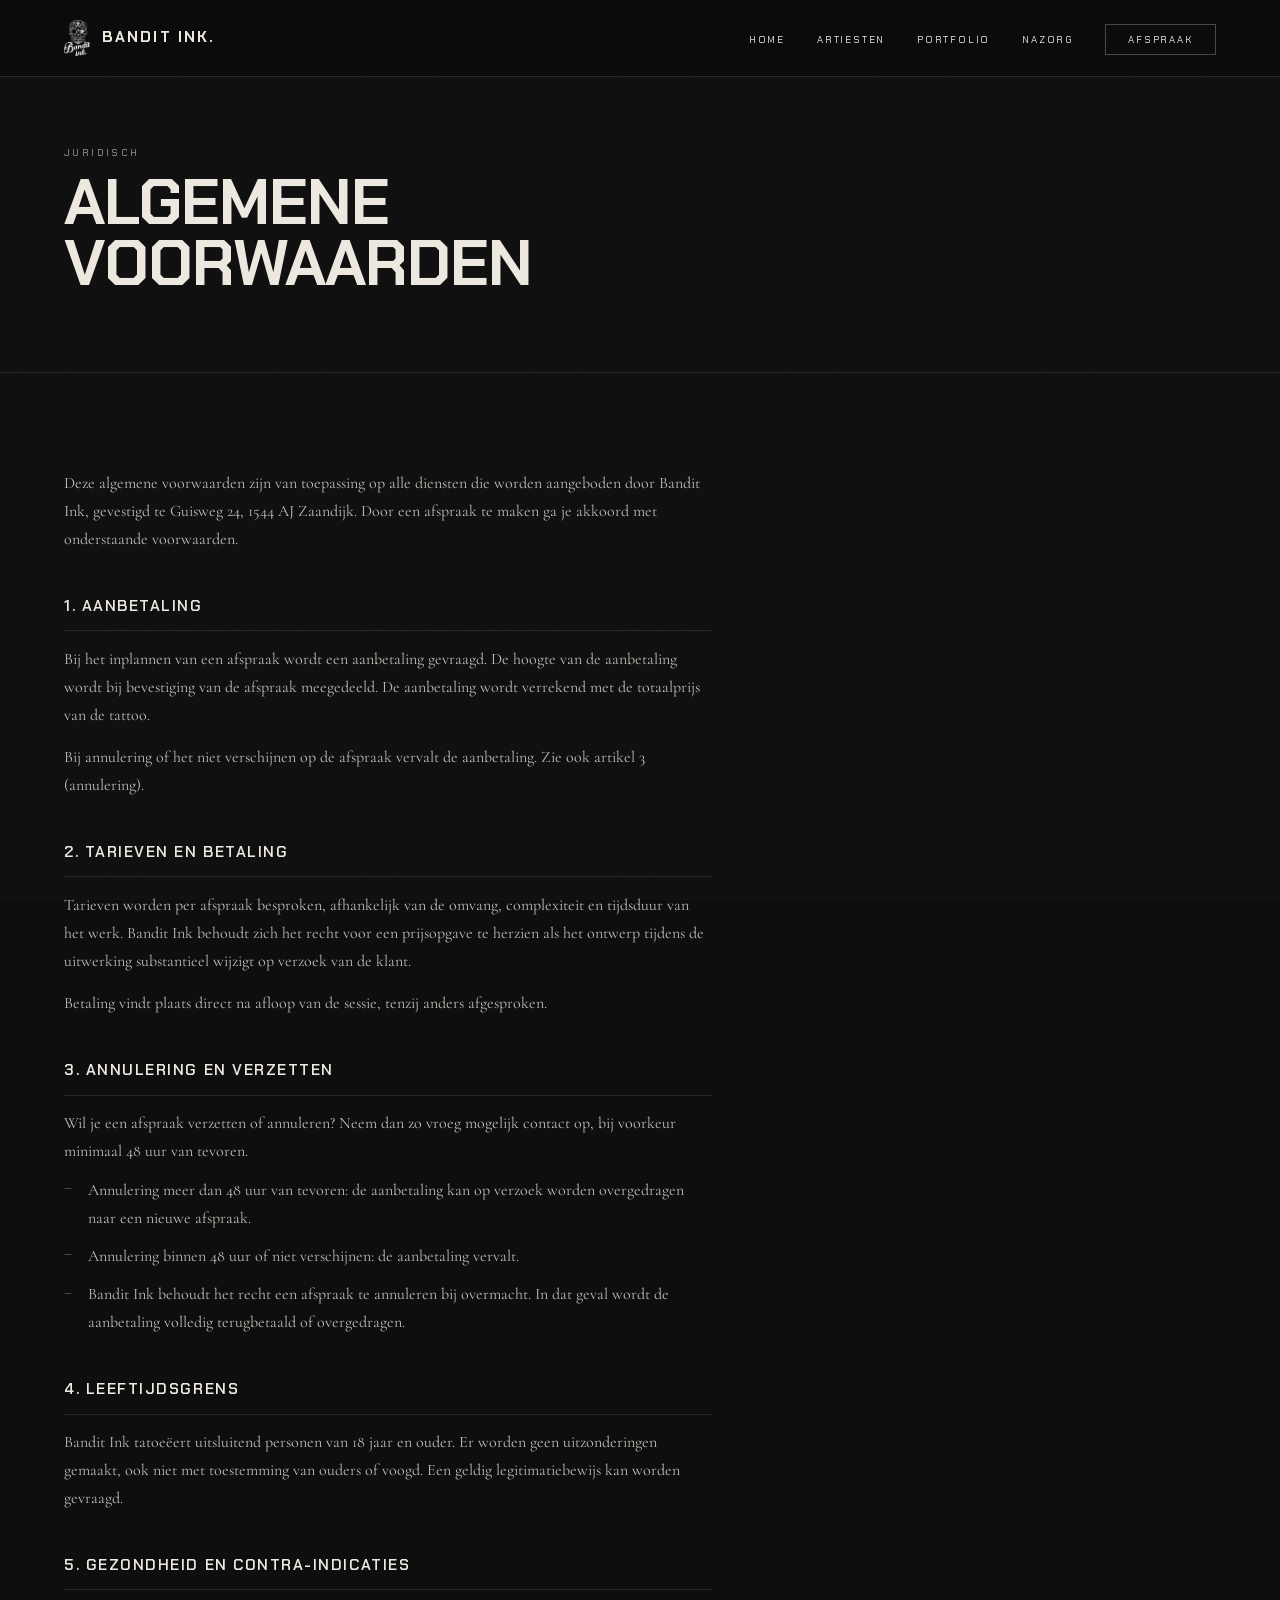
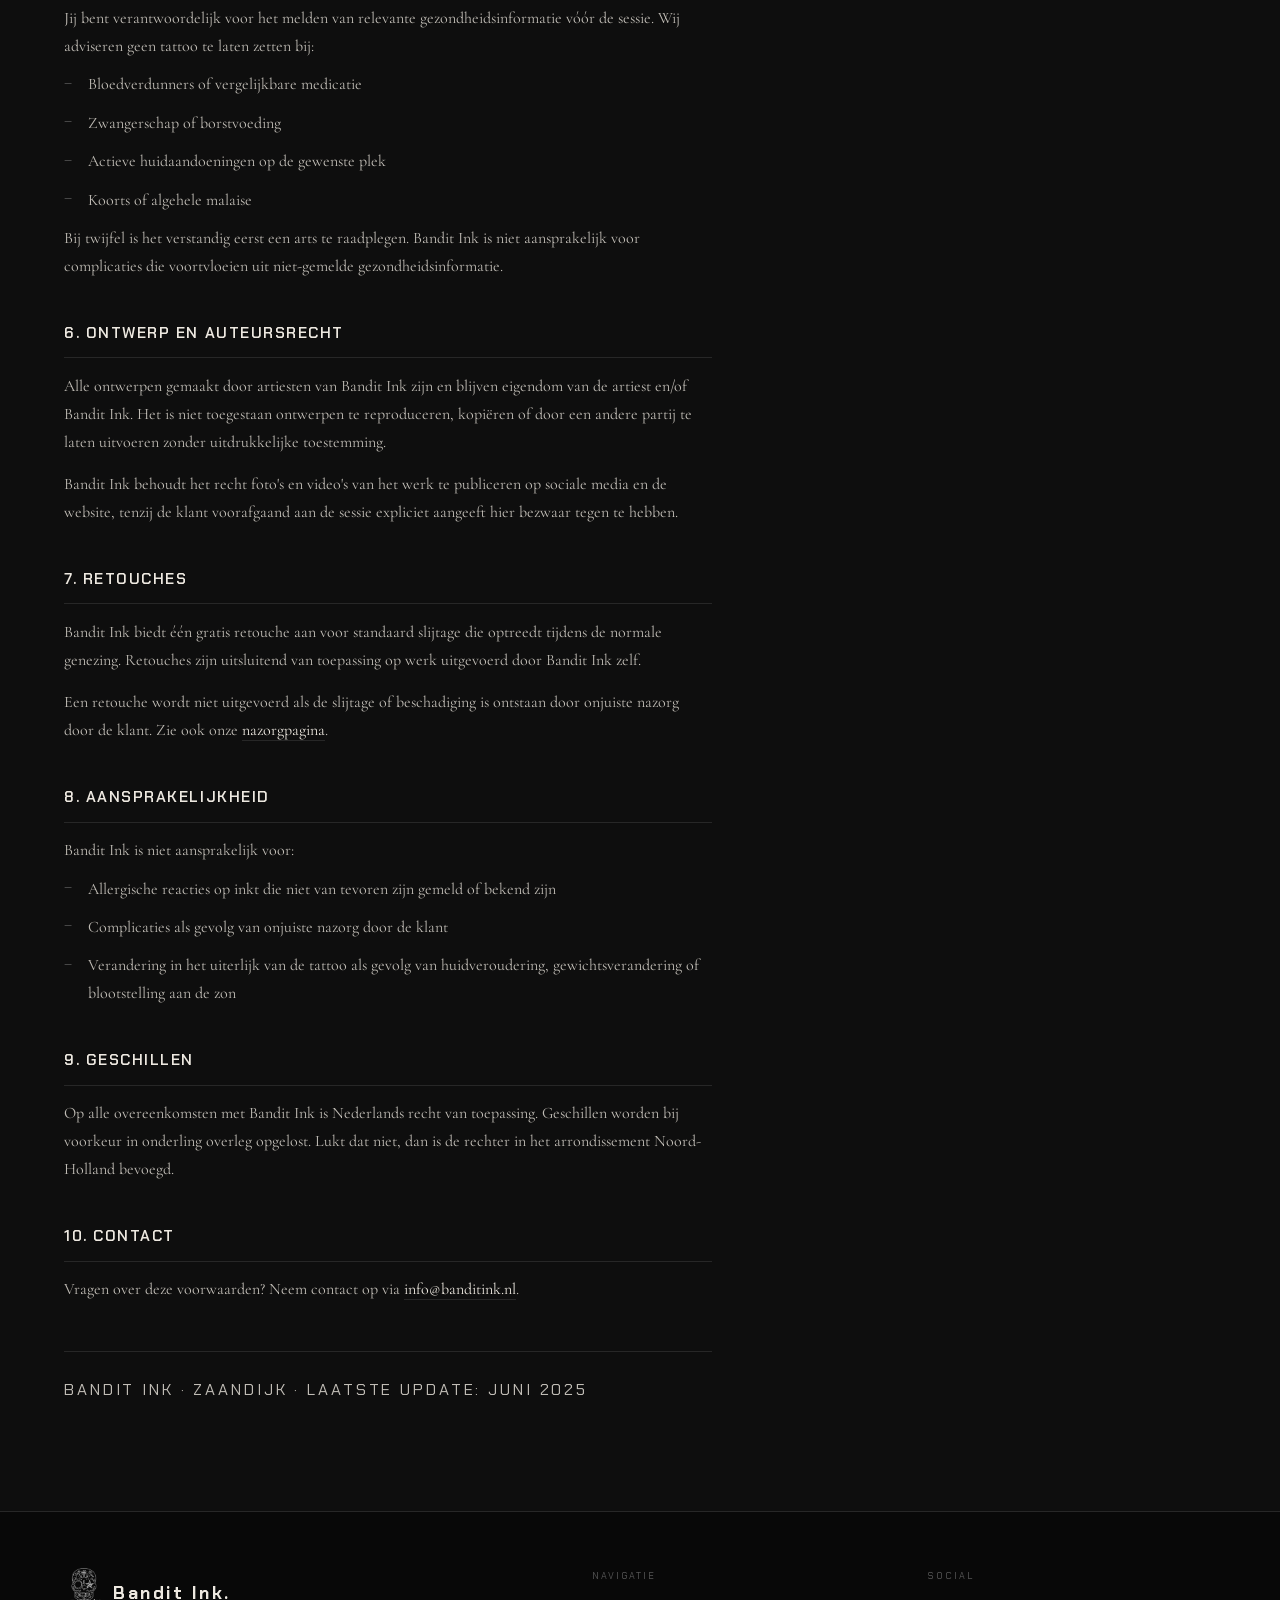
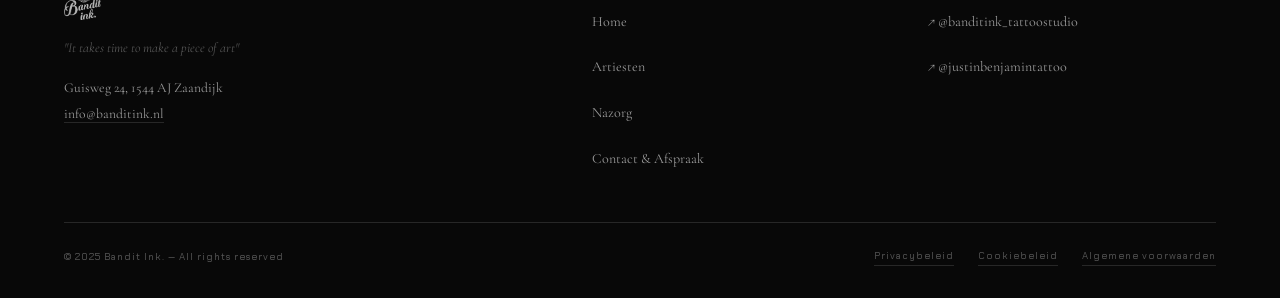
<file: algemene-voorwaarden.html>
<!DOCTYPE html>
<html lang="nl">
<head>
  <meta charset="UTF-8">
  <meta name="viewport" content="width=device-width, initial-scale=1.0">
  <title>Algemene voorwaarden — Bandit Ink</title>
  <meta name="description" content="Algemene voorwaarden van Bandit Ink. Afspraken rondom aanbetaling, annulering, minderjarigen en auteursrecht.">
  <meta name="robots" content="noindex">
  <link rel="icon" type="image/png" href="images/logo-bandit-ink.png">
  <link rel="preconnect" href="https://fonts.googleapis.com">
  <link rel="preconnect" href="https://fonts.gstatic.com" crossorigin>
  <link href="https://fonts.googleapis.com/css2?family=Chakra+Petch:ital,wght@0,300;0,400;0,600;0,700;1,300&family=Cormorant+Garamond:ital,wght@0,300;0,400;0,500;1,300;1,400;1,500&display=swap" rel="stylesheet">
  <link rel="stylesheet" href="style.css">
  <style>
    .page-top {
      padding-top: calc(4.5rem + clamp(4rem, 8vh, 6rem));
      padding-bottom: clamp(3rem, 6vw, 5rem);
      border-bottom: 1px solid var(--border);
      background: var(--bg);
    }
    .page-top .label { margin-bottom: 0.75rem; }
    .legal-body { background: var(--bg); padding-block: clamp(4rem, 8vw, 6rem); }
    .legal-content { max-width: 72ch; }
    .legal-content h2 {
      font-family: var(--font-d);
      font-size: clamp(0.85rem, 1.2vw, 1rem);
      font-weight: 600;
      letter-spacing: 0.1em;
      text-transform: uppercase;
      color: var(--text);
      margin: 2.5rem 0 0.85rem;
      padding-bottom: 0.65rem;
      border-bottom: 1px solid var(--border);
    }
    .legal-content p,
    .legal-content li {
      font-size: clamp(1rem, 1.1vw, 1.1rem);
      color: rgba(237,232,224,0.8);
      line-height: 1.75;
      margin-bottom: 0.65rem;
    }
    .legal-content ul { padding-left: 0; list-style: none; }
    .legal-content ul li { padding-left: 1.5rem; position: relative; }
    .legal-content ul li::before {
      content: '—';
      position: absolute;
      left: 0;
      font-family: var(--font-d);
      font-size: 0.7rem;
      color: var(--text-dim);
      top: 0.3em;
    }
    .legal-content a {
      color: var(--text);
      border-bottom: 1px solid var(--border);
      transition: border-color 0.2s;
    }
    .legal-content a:hover { border-color: var(--text-muted); }
    .legal-meta {
      margin-top: 3rem;
      padding-top: 1.5rem;
      border-top: 1px solid var(--border);
      font-family: var(--font-d);
      font-size: 0.58rem;
      letter-spacing: 0.18em;
      text-transform: uppercase;
      color: var(--text-dim);
    }
  </style>
</head>
<body>

<!-- ── NAVIGATIE ─────────────────────────────────────────── -->
<nav class="nav solid" id="main-nav" aria-label="Hoofdnavigatie">
  <a href="index.html" class="nav-brand" aria-label="Bandit Ink — homepage">
    <img src="images/logo-bandit-ink.png" alt="" class="nav-logo-img" aria-hidden="true">
    <span class="nav-brand-name">Bandit Ink.</span>
  </a>
  <ul class="nav-links" id="nav-links" role="list">
    <li><a href="index.html">Home</a></li>
    <li><a href="artiesten.html">Artiesten</a></li>
    <li><a href="index.html#werk">Portfolio</a></li>
    <li><a href="nazorg.html">Nazorg</a></li>
    <li><a href="contact.html" class="nav-afspraak">Afspraak</a></li>
  </ul>
  <button class="nav-toggle" id="nav-toggle"
          aria-label="Menu openen" aria-expanded="false" aria-controls="nav-links">
    <span></span><span></span><span></span>
  </button>
</nav>

<!-- ── PAGINA-HEADER ─────────────────────────────────────── -->
<header class="page-top">
  <div class="container">
    <span class="label">Juridisch</span>
    <h1 class="h-lg">Algemene<br>voorwaarden</h1>
  </div>
</header>

<!-- ── INHOUD ────────────────────────────────────────────── -->
<main class="legal-body" aria-label="Algemene voorwaarden">
  <div class="container">
    <div class="legal-content">

      <p>Deze algemene voorwaarden zijn van toepassing op alle diensten die worden aangeboden door Bandit Ink, gevestigd te Guisweg 24, 1544 AJ Zaandijk. Door een afspraak te maken ga je akkoord met onderstaande voorwaarden.</p>

      <h2>1. Aanbetaling</h2>
      <p>Bij het inplannen van een afspraak wordt een aanbetaling gevraagd. De hoogte van de aanbetaling wordt bij bevestiging van de afspraak meegedeeld. De aanbetaling wordt verrekend met de totaalprijs van de tattoo.</p>
      <p>Bij annulering of het niet verschijnen op de afspraak vervalt de aanbetaling. Zie ook artikel 3 (annulering).</p>

      <h2>2. Tarieven en betaling</h2>
      <p>Tarieven worden per afspraak besproken, afhankelijk van de omvang, complexiteit en tijdsduur van het werk. Bandit Ink behoudt zich het recht voor een prijsopgave te herzien als het ontwerp tijdens de uitwerking substantieel wijzigt op verzoek van de klant.</p>
      <p>Betaling vindt plaats direct na afloop van de sessie, tenzij anders afgesproken.</p>

      <h2>3. Annulering en verzetten</h2>
      <p>Wil je een afspraak verzetten of annuleren? Neem dan zo vroeg mogelijk contact op, bij voorkeur minimaal 48 uur van tevoren.</p>
      <ul>
        <li>Annulering meer dan 48 uur van tevoren: de aanbetaling kan op verzoek worden overgedragen naar een nieuwe afspraak.</li>
        <li>Annulering binnen 48 uur of niet verschijnen: de aanbetaling vervalt.</li>
        <li>Bandit Ink behoudt het recht een afspraak te annuleren bij overmacht. In dat geval wordt de aanbetaling volledig terugbetaald of overgedragen.</li>
      </ul>

      <h2>4. Leeftijdsgrens</h2>
      <p>Bandit Ink tatoeëert uitsluitend personen van 18 jaar en ouder. Er worden geen uitzonderingen gemaakt, ook niet met toestemming van ouders of voogd. Een geldig legitimatiebewijs kan worden gevraagd.</p>

      <h2>5. Gezondheid en contra-indicaties</h2>
      <p>Jij bent verantwoordelijk voor het melden van relevante gezondheidsinformatie vóór de sessie. Wij adviseren geen tattoo te laten zetten bij:</p>
      <ul>
        <li>Bloedverdunners of vergelijkbare medicatie</li>
        <li>Zwangerschap of borstvoeding</li>
        <li>Actieve huidaandoeningen op de gewenste plek</li>
        <li>Koorts of algehele malaise</li>
      </ul>
      <p>Bij twijfel is het verstandig eerst een arts te raadplegen. Bandit Ink is niet aansprakelijk voor complicaties die voortvloeien uit niet-gemelde gezondheidsinformatie.</p>

      <h2>6. Ontwerp en auteursrecht</h2>
      <p>Alle ontwerpen gemaakt door artiesten van Bandit Ink zijn en blijven eigendom van de artiest en/of Bandit Ink. Het is niet toegestaan ontwerpen te reproduceren, kopiëren of door een andere partij te laten uitvoeren zonder uitdrukkelijke toestemming.</p>
      <p>Bandit Ink behoudt het recht foto's en video's van het werk te publiceren op sociale media en de website, tenzij de klant voorafgaand aan de sessie expliciet aangeeft hier bezwaar tegen te hebben.</p>

      <h2>7. Retouches</h2>
      <p>Bandit Ink biedt één gratis retouche aan voor standaard slijtage die optreedt tijdens de normale genezing. Retouches zijn uitsluitend van toepassing op werk uitgevoerd door Bandit Ink zelf.</p>
      <p>Een retouche wordt niet uitgevoerd als de slijtage of beschadiging is ontstaan door onjuiste nazorg door de klant. Zie ook onze <a href="nazorg.html">nazorgpagina</a>.</p>

      <h2>8. Aansprakelijkheid</h2>
      <p>Bandit Ink is niet aansprakelijk voor:</p>
      <ul>
        <li>Allergische reacties op inkt die niet van tevoren zijn gemeld of bekend zijn</li>
        <li>Complicaties als gevolg van onjuiste nazorg door de klant</li>
        <li>Verandering in het uiterlijk van de tattoo als gevolg van huidveroudering, gewichtsverandering of blootstelling aan de zon</li>
      </ul>

      <h2>9. Geschillen</h2>
      <p>Op alle overeenkomsten met Bandit Ink is Nederlands recht van toepassing. Geschillen worden bij voorkeur in onderling overleg opgelost. Lukt dat niet, dan is de rechter in het arrondissement Noord-Holland bevoegd.</p>

      <h2>10. Contact</h2>
      <p>Vragen over deze voorwaarden? Neem contact op via <a href="mailto:info@banditink.nl">info@banditink.nl</a>.</p>

      <p class="legal-meta">Bandit Ink · Zaandijk · Laatste update: juni 2025</p>
    </div>
  </div>
</main>

<!-- ── FOOTER ─────────────────────────────────────────────── -->
<footer aria-label="Footer">
  <div class="container">
    <div class="footer-inner">
      <div class="footer-brand">
        <div class="footer-logo-wrap">
          <img src="images/logo-bandit-ink.png" alt="Bandit Ink logo" class="footer-logo-img">
          <span class="footer-brand-name">Bandit Ink.</span>
        </div>
        <p class="footer-tagline">"It takes time to make a piece of art"</p>
        <address class="footer-addr">
          Guisweg 24, 1544 AJ Zaandijk<br>
          <a href="mailto:info@banditink.nl">info@banditink.nl</a>
        </address>
      </div>
      <nav aria-label="Footer navigatie">
        <p class="footer-col-title">Navigatie</p>
        <ul class="footer-links" role="list">
          <li><a href="index.html">Home</a></li>
          <li><a href="artiesten.html">Artiesten</a></li>
          <li><a href="nazorg.html">Nazorg</a></li>
          <li><a href="contact.html">Contact &amp; Afspraak</a></li>
        </ul>
      </nav>
      <div>
        <p class="footer-col-title">Social</p>
        <ul class="footer-links" role="list">
          <li><a href="https://www.instagram.com/banditink_tattoostudio" target="_blank" rel="noopener noreferrer">↗ @banditink_tattoostudio</a></li>
          <li><a href="https://www.instagram.com/justinbenjamintattoo" target="_blank" rel="noopener noreferrer">↗ @justinbenjamintattoo</a></li>
        </ul>
      </div>
    </div>
    <div class="footer-bottom">
      <p class="footer-copy">© 2025 Bandit Ink. — All rights reserved</p>
      <nav aria-label="Juridische links" style="display:flex;gap:1.5rem;flex-wrap:wrap">
        <a href="privacybeleid.html" class="footer-copy" style="color:var(--text-dim);border-bottom:1px solid var(--border);transition:border-color 0.2s">Privacybeleid</a>
        <a href="cookiebeleid.html" class="footer-copy" style="color:var(--text-dim);border-bottom:1px solid var(--border);transition:border-color 0.2s">Cookiebeleid</a>
        <a href="algemene-voorwaarden.html" class="footer-copy" style="color:var(--text-dim);border-bottom:1px solid var(--border);transition:border-color 0.2s">Algemene voorwaarden</a>
      </nav>
    </div>
  </div>
</footer>

<script>
  const toggle  = document.getElementById('nav-toggle');
  const navList = document.getElementById('nav-links');
  toggle.addEventListener('click', () => {
    const open = navList.classList.toggle('open');
    toggle.setAttribute('aria-expanded', open);
    toggle.setAttribute('aria-label', open ? 'Menu sluiten' : 'Menu openen');
  });
  navList.querySelectorAll('a').forEach(a =>
    a.addEventListener('click', () => {
      navList.classList.remove('open');
      toggle.setAttribute('aria-expanded', 'false');
      toggle.setAttribute('aria-label', 'Menu openen');
    })
  );
</script>
</body>
</html>
</file>
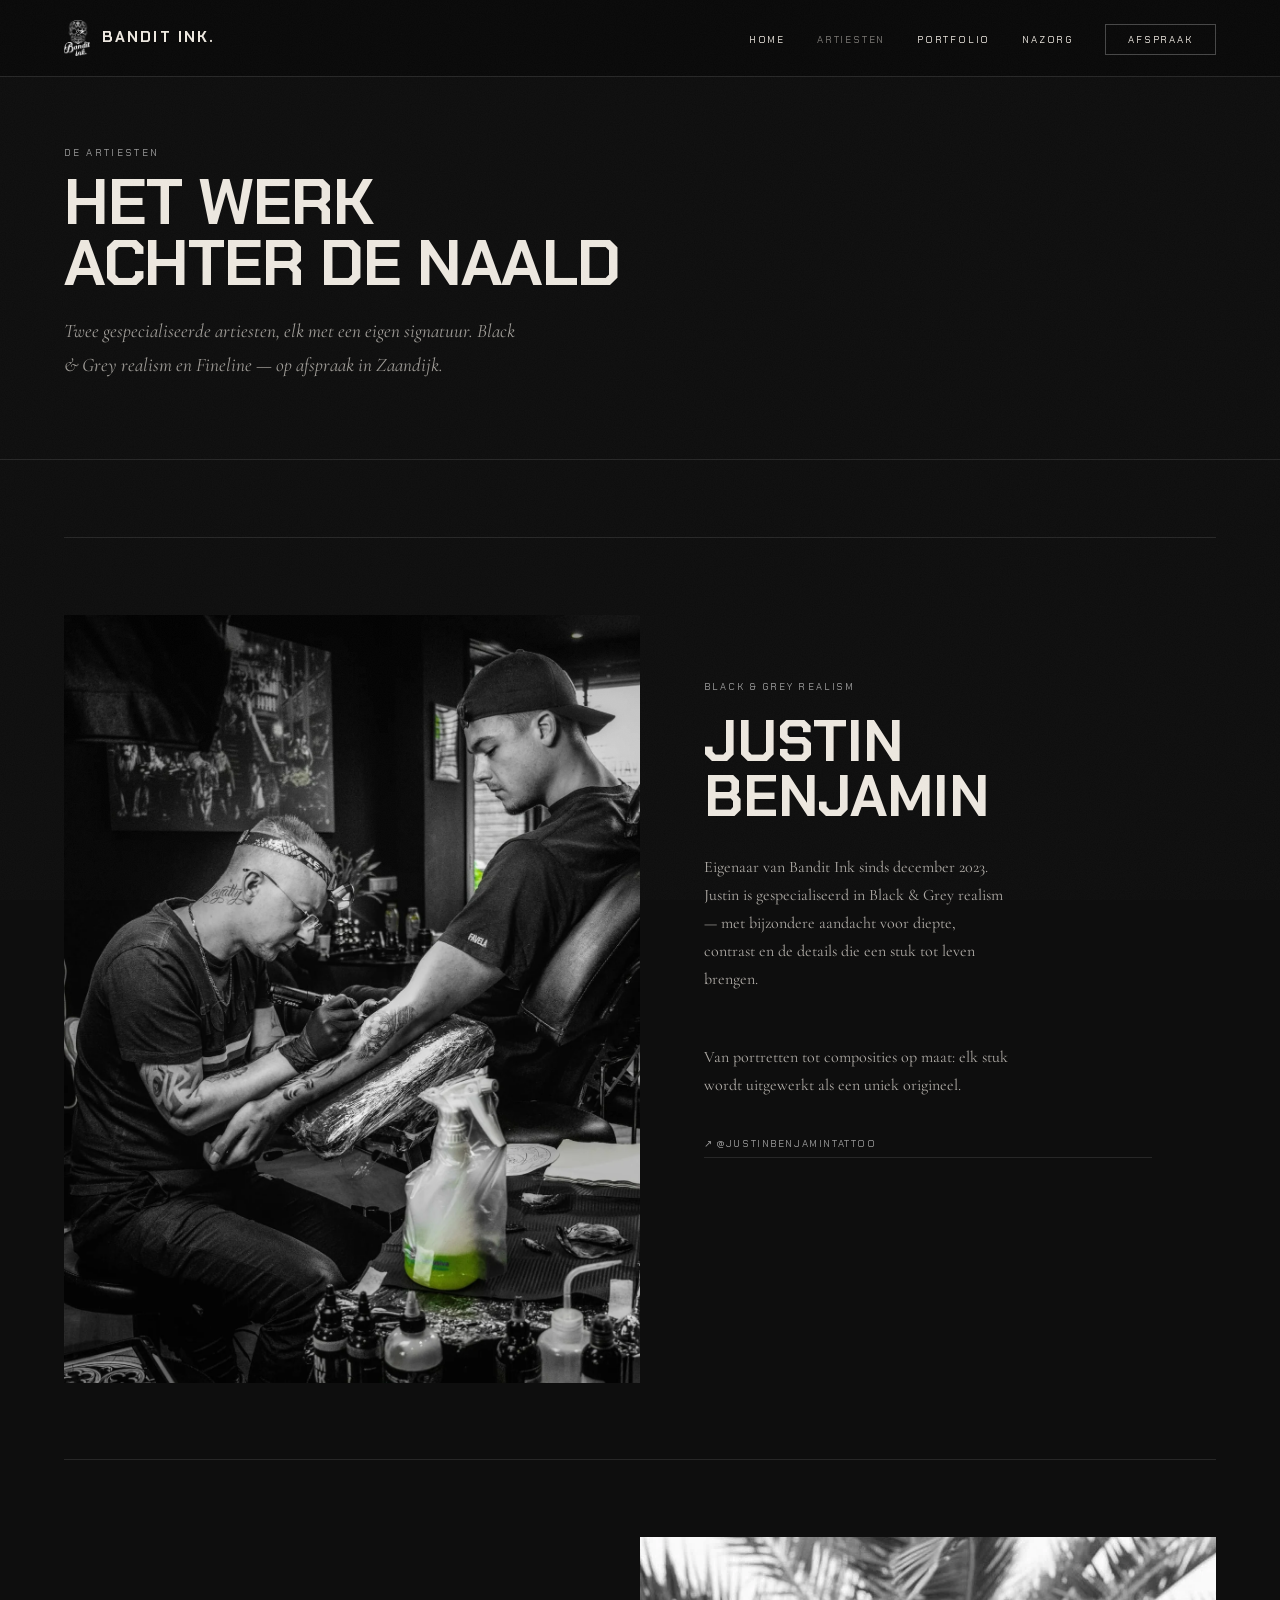
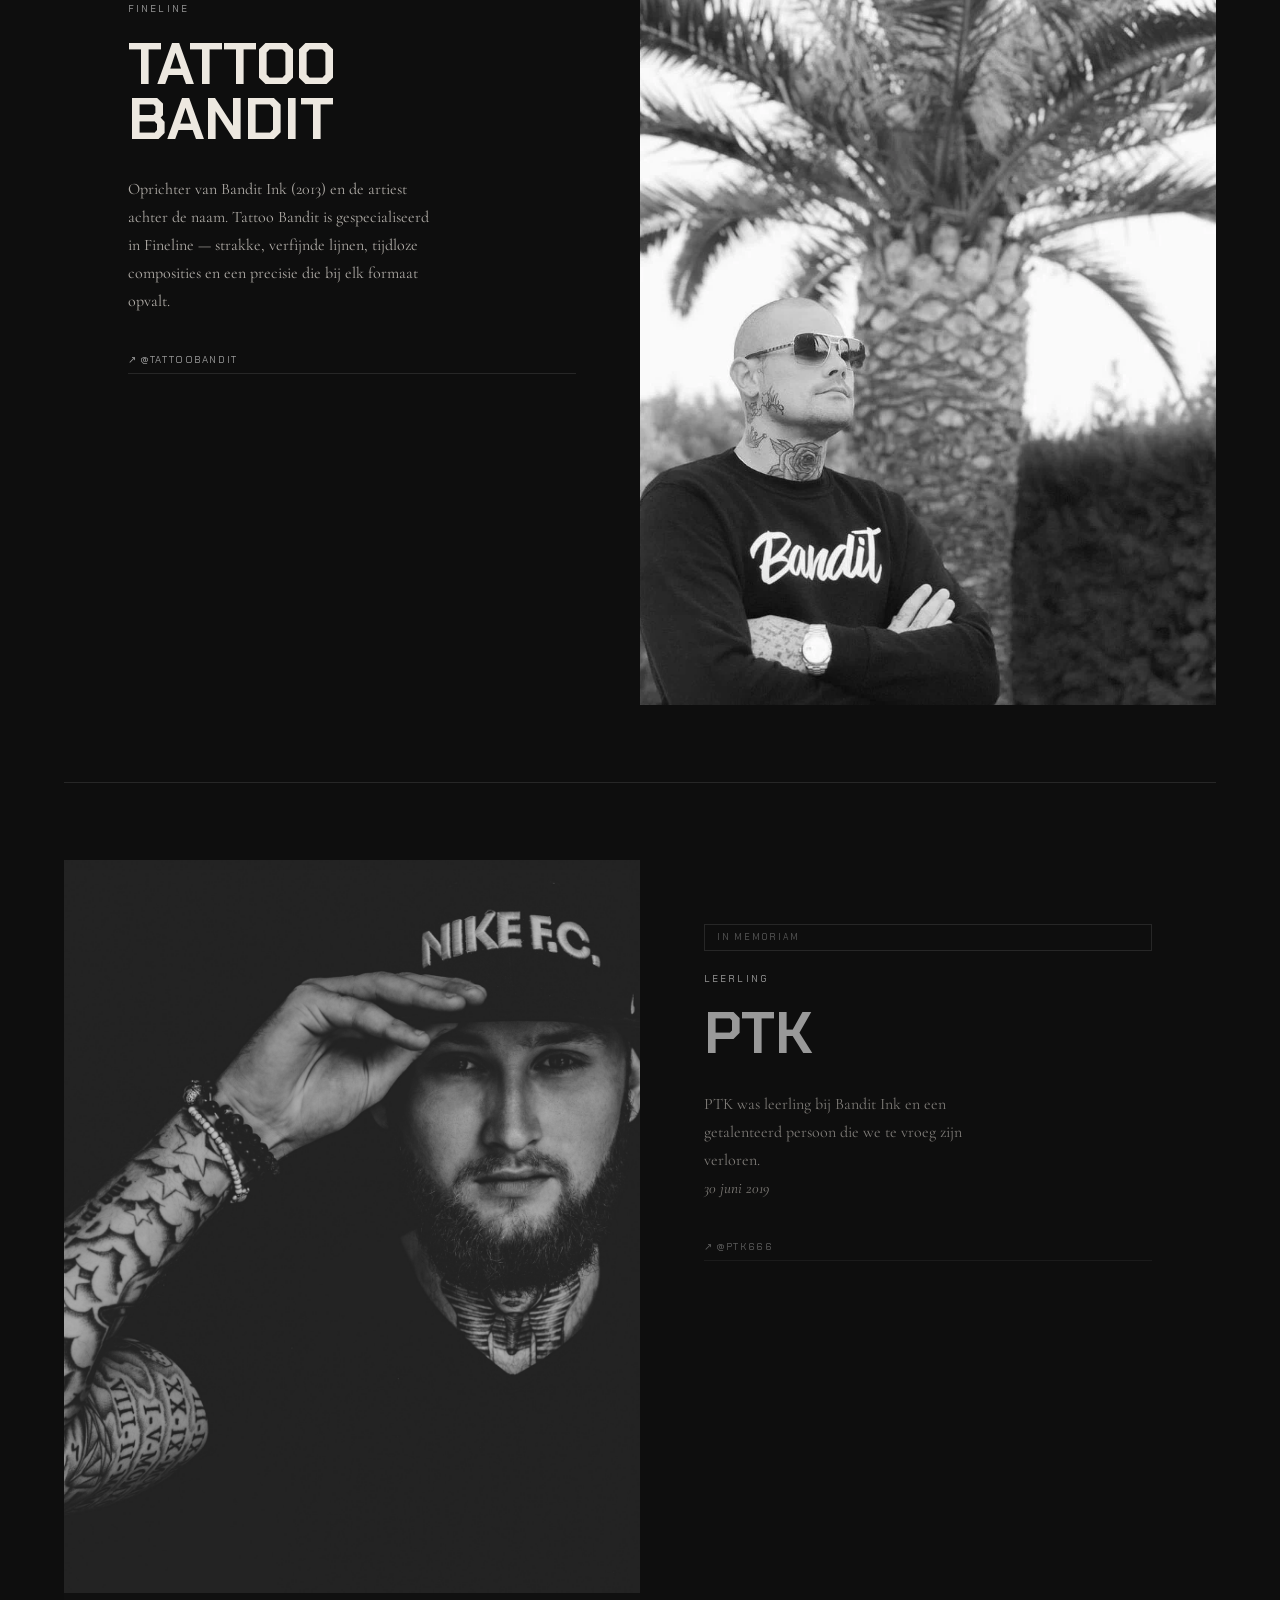
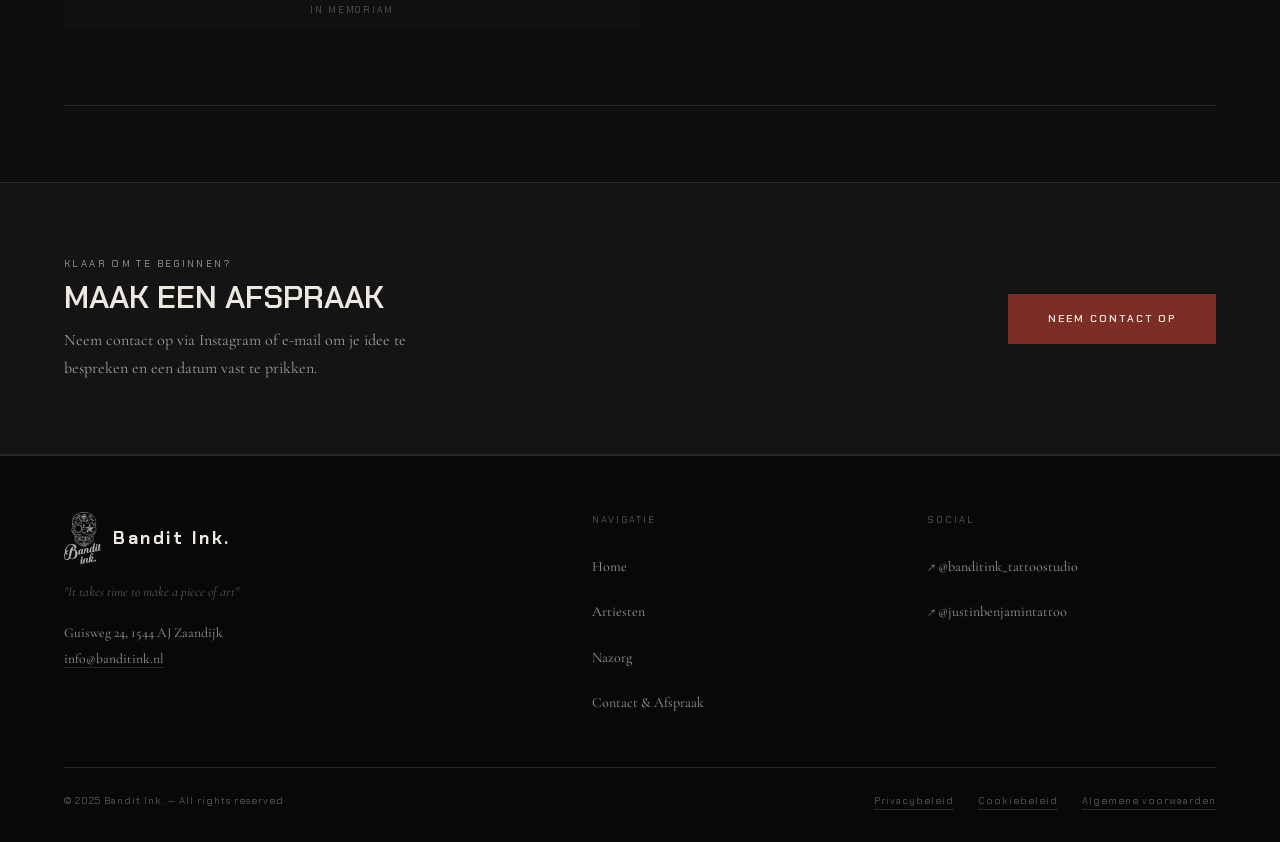
<file: artiesten.html>
<!DOCTYPE html>
<html lang="nl">
<head>
  <meta charset="UTF-8">
  <meta name="viewport" content="width=device-width, initial-scale=1.0">
  <title>Artiesten — Bandit Ink Tattooshop</title>
  <meta name="description" content="Ontmoet de artiesten van Bandit Ink: Justin Benjamin (Black & Grey) en Tattoo Bandit (Fineline). Privé tattooshop in Zaandijk.">
  <meta name="robots" content="noindex, nofollow">
  <link rel="canonical" href="https://www.banditink.nl/artiesten.html">
  <meta property="og:title" content="Artiesten — Bandit Ink Zaandijk">
  <meta property="og:description" content="Justin Benjamin (Black & Grey Realism) en Tattoo Bandit (Fineline) — de artiesten van Bandit Ink in Zaandijk. Vakmanschap op maat, uitsluitend op afspraak.">
  <meta property="og:image" content="https://www.banditink.nl/images/artist-justin.png">
  <meta property="og:image:alt" content="Justin Benjamin, tattoo artiest bij Bandit Ink Zaandijk">
  <meta property="og:url" content="https://www.banditink.nl/artiesten.html">
  <meta property="og:type" content="website">
  <meta property="og:locale" content="nl_NL">
  <meta property="og:site_name" content="Bandit Ink">
  <meta name="twitter:card" content="summary_large_image">
  <meta name="twitter:title" content="Artiesten — Bandit Ink Zaandijk">
  <meta name="twitter:description" content="Justin Benjamin (Black & Grey) en Tattoo Bandit (Fineline). Privé tattooshop in Zaandijk, op afspraak.">
  <meta name="twitter:image" content="https://www.banditink.nl/images/artist-justin.png">
  <meta name="theme-color" content="#0E0E0E">
  <link rel="icon" type="image/png" href="images/logo-bandit-ink.png">
  <link rel="preload" as="image" href="images/artist-justin.png" fetchpriority="high">

  <link rel="preconnect" href="https://fonts.googleapis.com">
  <link rel="preconnect" href="https://fonts.gstatic.com" crossorigin>
  <link href="https://fonts.googleapis.com/css2?family=Chakra+Petch:ital,wght@0,300;0,400;0,600;0,700;1,300&family=Cormorant+Garamond:ital,wght@0,300;0,400;0,500;1,300;1,400;1,500&display=swap" rel="stylesheet">
  <link rel="stylesheet" href="style.css">

  <style>
    /* ── PAGINA-HERO ── */
    .page-top {
      padding-top: calc(4.5rem + clamp(4rem, 8vh, 6rem));
      padding-bottom: clamp(3rem, 6vw, 5rem);
      border-bottom: 1px solid var(--border);
      background: var(--bg);
    }
    .page-top .label { margin-bottom: 0.75rem; }
    .page-top .page-intro {
      margin-top: 1.25rem;
      font-size: clamp(1.05rem, 1.5vw, 1.25rem);
      font-style: italic;
      color: rgba(237,232,224,0.65);
      max-width: 58ch;
    }

    /* ── ARTIESTEN ── */
    #artiesten { background: var(--bg); padding-block: 0; }
    #artiesten .container { padding-block: clamp(3rem, 6vw, 5rem); }

    /* PTK In memoriam — subtiele markering, dezelfde kaartgrootte */
    .artist-card.memoriam .artist-img-wrap { position: relative; }
    .artist-card.memoriam .artist-img-wrap::after {
      content: 'In memoriam';
      position: absolute;
      bottom: 0; left: 0; right: 0;
      padding: 0.6rem 1rem;
      background: rgba(10,10,10,0.75);
      font-family: var(--font-d);
      font-size: 0.55rem;
      letter-spacing: 0.22em;
      text-transform: uppercase;
      color: var(--text-dim);
      text-align: center;
    }

    /* ── CTA STRIP ── */
    .cta-strip {
      background: var(--surface);
      border-top: 1px solid var(--border);
      border-bottom: 1px solid var(--border);
      padding-block: clamp(3rem, 6vw, 4.5rem);
    }
    .cta-strip .container {
      display: flex;
      align-items: center;
      justify-content: space-between;
      gap: 2rem;
      flex-wrap: wrap;
    }
    .cta-strip-text .h-md { margin-top: 0.5rem; }
    .cta-strip-text p { margin-top: 0.75rem; max-width: 50ch; color: rgba(237,232,224,0.65); font-size: 1rem; }
  </style>

  <script type="application/ld+json">
  {
    "@context": "https://schema.org",
    "@graph": [
      {
        "@type": "BreadcrumbList",
        "itemListElement": [
          { "@type": "ListItem", "position": 1, "name": "Home", "item": "https://www.banditink.nl/" },
          { "@type": "ListItem", "position": 2, "name": "Artiesten", "item": "https://www.banditink.nl/artiesten.html" }
        ]
      },
      {
        "@type": "Person",
        "name": "Justin Benjamin",
        "jobTitle": "Tattoo artiest — Black & Grey Realism",
        "worksFor": { "@type": "TattooParlor", "name": "Bandit Ink", "url": "https://www.banditink.nl" },
        "sameAs": "https://www.instagram.com/justinbenjamintattoo"
      },
      {
        "@type": "Person",
        "name": "Tattoo Bandit",
        "jobTitle": "Tattoo artiest — Fineline",
        "worksFor": { "@type": "TattooParlor", "name": "Bandit Ink", "url": "https://www.banditink.nl" },
        "sameAs": "https://www.instagram.com/tattoobandit"
      }
    ]
  }
  </script>
</head>
<body>

<!-- ── NAVIGATIE ─────────────────────────────────────────── -->
<nav class="nav solid" id="main-nav" aria-label="Hoofdnavigatie">
  <a href="index.html" class="nav-brand" aria-label="Bandit Ink — homepage">
    <img src="images/logo-bandit-ink.png" alt="" class="nav-logo-img" aria-hidden="true">
    <span class="nav-brand-name">Bandit Ink.</span>
  </a>
  <ul class="nav-links" id="nav-links" role="list">
    <li><a href="index.html">Home</a></li>
    <li><a href="artiesten.html" aria-current="page">Artiesten</a></li>
    <li><a href="index.html#werk">Portfolio</a></li>
    <li><a href="nazorg.html">Nazorg</a></li>
    <li><a href="contact.html" class="nav-afspraak">Afspraak</a></li>
  </ul>
  <button class="nav-toggle" id="nav-toggle"
          aria-label="Menu openen" aria-expanded="false" aria-controls="nav-links">
    <span></span><span></span><span></span>
  </button>
</nav>

<!-- ── PAGINA-HEADER ─────────────────────────────────────── -->
<header class="page-top">
  <div class="container">
    <span class="label">De artiesten</span>
    <h1 class="h-lg">Het werk<br>achter de naald</h1>
    <p class="page-intro">Twee gespecialiseerde artiesten, elk met een eigen signatuur. Black & Grey realism en Fineline — op afspraak in Zaandijk.</p>
  </div>
</header>

<!-- ── ARTIESTEN ─────────────────────────────────────────── -->
<main id="artiesten" aria-label="Artiestenprofielen">
  <div class="container">

    <!-- ── Justin Benjamin ── -->
    <article class="artist-card reveal" aria-label="Justin Benjamin">
      <div class="artist-img-wrap">
        <img class="artist-img"
             src="images/artist-justin.png"
             alt="Justin Benjamin, eigenaar en Black & Grey artiest bij Bandit Ink"
             loading="eager" width="600" height="800">
      </div>
      <div class="artist-info">
        <p class="artist-stijl">Black &amp; Grey Realism</p>
        <h2 class="artist-naam">Justin<br>Benjamin</h2>
        <p class="artist-bio">Eigenaar van Bandit Ink sinds december 2023. Justin is gespecialiseerd in Black & Grey realism — met bijzondere aandacht voor diepte, contrast en de details die een stuk tot leven brengen.</p>
        <p class="artist-bio">Van portretten tot composities op maat: elk stuk wordt uitgewerkt als een uniek origineel.</p>
        <a href="https://www.instagram.com/justinbenjamintattoo"
           target="_blank" rel="noopener noreferrer"
           class="artist-ig"
           aria-label="Portfolio van Justin Benjamin op Instagram (opent nieuw tabblad)">
          ↗ @justinbenjamintattoo
        </a>
      </div>
    </article>

    <!-- ── Tattoo Bandit ── -->
    <article class="artist-card flip reveal" aria-label="Tattoo Bandit">
      <div class="artist-img-wrap">
        <img class="artist-img"
             src="images/artist-tattoo-bandit.png"
             alt="Tattoo Bandit, oprichter en Fineline artiest bij Bandit Ink"
             loading="lazy" width="600" height="800">
      </div>
      <div class="artist-info">
        <p class="artist-stijl">Fineline</p>
        <h2 class="artist-naam">Tattoo<br>Bandit</h2>
        <p class="artist-bio">Oprichter van Bandit Ink (2013) en de artiest achter de naam. Tattoo Bandit is gespecialiseerd in Fineline — strakke, verfijnde lijnen, tijdloze composities en een precisie die bij elk formaat opvalt.</p>
        <a href="https://www.instagram.com/tattoobandit"
           target="_blank" rel="noopener noreferrer"
           class="artist-ig"
           aria-label="Portfolio van Tattoo Bandit op Instagram (opent nieuw tabblad)">
          ↗ @tattoobandit
        </a>
      </div>
    </article>

    <!-- ── PTK — In memoriam ── -->
    <article class="artist-card memoriam reveal" aria-label="PTK — In memoriam">
      <div class="artist-img-wrap">
        <img class="artist-img memorial"
             src="images/artist-PTK.png"
             alt="Portret van PTK, leerling bij Bandit Ink — in memoriam 30 juni 2019"
             loading="lazy" width="600" height="800">
      </div>
      <div class="artist-info">
        <span class="artist-memoriam-badge">In memoriam</span>
        <p class="artist-stijl">Leerling</p>
        <h2 class="artist-naam dim">PTK</h2>
        <p class="artist-bio" style="color:rgba(237,232,224,0.5)">
          PTK was leerling bij Bandit Ink en een getalenteerd persoon die we te vroeg zijn verloren.<br>
          <span style="font-style:italic; font-size:0.95rem;">30 juni 2019</span>
        </p>
        <a href="https://www.instagram.com/ptk666"
           target="_blank" rel="noopener noreferrer"
           class="artist-ig"
           style="opacity:0.55"
           aria-label="Instagram pagina van PTK (opent nieuw tabblad)">
          ↗ @ptk666
        </a>
      </div>
    </article>

  </div>
</main>

<!-- ── CTA STRIP ─────────────────────────────────────────── -->
<div class="cta-strip" aria-label="Afspraak maken">
  <div class="container">
    <div class="cta-strip-text reveal">
      <span class="label">Klaar om te beginnen?</span>
      <h2 class="h-md">Maak een afspraak</h2>
      <p>Neem contact op via Instagram of e-mail om je idee te bespreken en een datum vast te prikken.</p>
    </div>
    <a href="contact.html" class="btn btn-primary reveal d2">Neem contact op</a>
  </div>
</div>

<!-- ── FOOTER ─────────────────────────────────────────────── -->
<footer aria-label="Footer">
  <div class="container">
    <div class="footer-inner">
      <div class="footer-brand">
        <div class="footer-logo-wrap">
          <img src="images/logo-bandit-ink.png" alt="Bandit Ink logo" class="footer-logo-img">
          <span class="footer-brand-name">Bandit Ink.</span>
        </div>
        <p class="footer-tagline">"It takes time to make a piece of art"</p>
        <address class="footer-addr">
          Guisweg 24, 1544 AJ Zaandijk<br>
          <a href="mailto:info@banditink.nl">info@banditink.nl</a>
        </address>
      </div>
      <nav aria-label="Footer navigatie">
        <p class="footer-col-title">Navigatie</p>
        <ul class="footer-links" role="list">
          <li><a href="index.html">Home</a></li>
          <li><a href="artiesten.html">Artiesten</a></li>
          <li><a href="nazorg.html">Nazorg</a></li>
          <li><a href="contact.html">Contact &amp; Afspraak</a></li>
        </ul>
      </nav>
      <div>
        <p class="footer-col-title">Social</p>
        <ul class="footer-links" role="list">
          <li><a href="https://www.instagram.com/banditink_tattoostudio" target="_blank" rel="noopener noreferrer">↗ @banditink_tattoostudio</a></li>
          <li><a href="https://www.instagram.com/justinbenjamintattoo" target="_blank" rel="noopener noreferrer">↗ @justinbenjamintattoo</a></li>
        </ul>
      </div>
    </div>
    <div class="footer-bottom">
      <p class="footer-copy">© 2025 Bandit Ink. — All rights reserved</p>
      <nav aria-label="Juridische links" style="display:flex;gap:1.5rem;flex-wrap:wrap">
        <a href="privacybeleid.html" class="footer-copy" style="color:var(--text-dim);border-bottom:1px solid var(--border);transition:border-color 0.2s">Privacybeleid</a>
        <a href="cookiebeleid.html" class="footer-copy" style="color:var(--text-dim);border-bottom:1px solid var(--border);transition:border-color 0.2s">Cookiebeleid</a>
        <a href="algemene-voorwaarden.html" class="footer-copy" style="color:var(--text-dim);border-bottom:1px solid var(--border);transition:border-color 0.2s">Algemene voorwaarden</a>
      </nav>
    </div>
  </div>
</footer>

<script>
  /* Hamburger */
  const toggle  = document.getElementById('nav-toggle');
  const navList = document.getElementById('nav-links');
  toggle.addEventListener('click', () => {
    const open = navList.classList.toggle('open');
    toggle.setAttribute('aria-expanded', open);
    toggle.setAttribute('aria-label', open ? 'Menu sluiten' : 'Menu openen');
  });
  navList.querySelectorAll('a').forEach(a =>
    a.addEventListener('click', () => {
      navList.classList.remove('open');
      toggle.setAttribute('aria-expanded', 'false');
      toggle.setAttribute('aria-label', 'Menu openen');
    })
  );

  /* Scroll reveal */
  const obs = new IntersectionObserver((entries) => {
    entries.forEach(e => {
      if (e.isIntersecting) { e.target.classList.add('in'); obs.unobserve(e.target); }
    });
  }, { threshold: 0.08, rootMargin: '0px 0px -30px 0px' });
  document.querySelectorAll('.reveal').forEach(el => obs.observe(el));
</script>
</body>
</html>
</file>
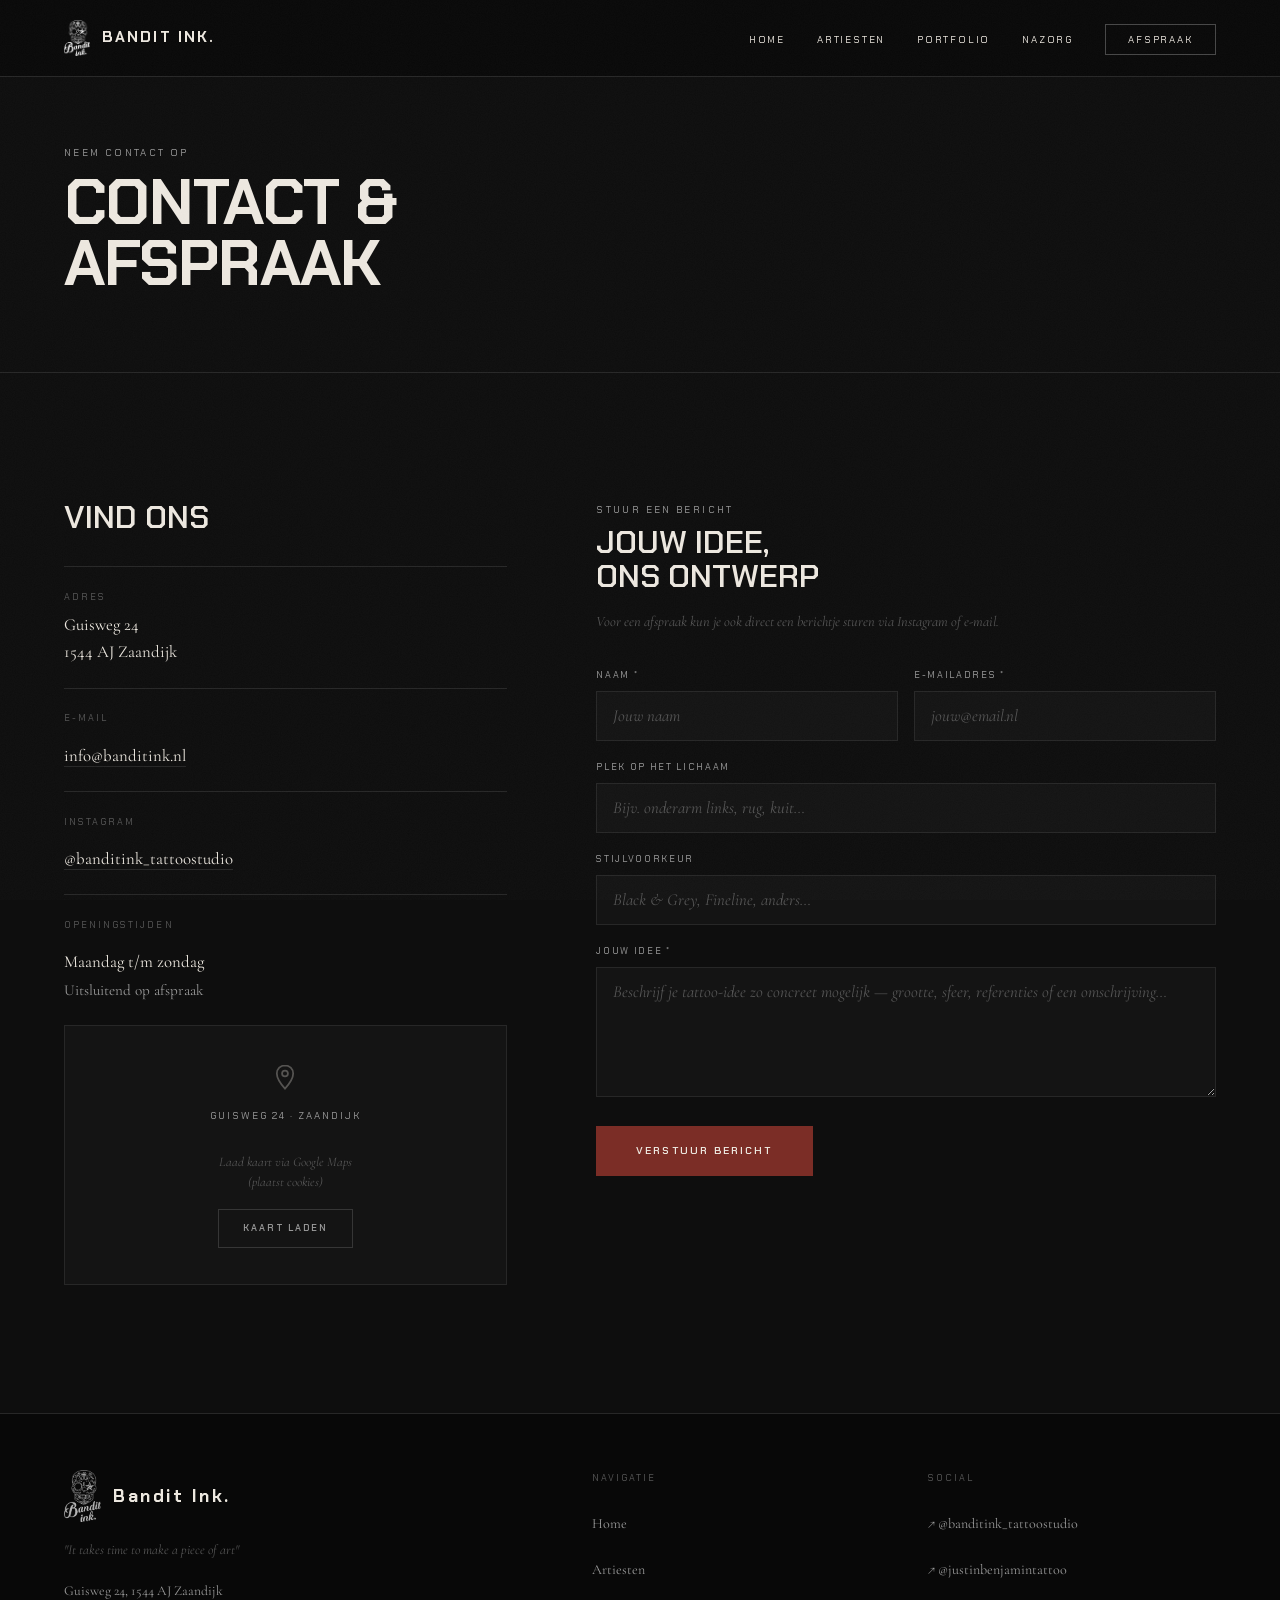
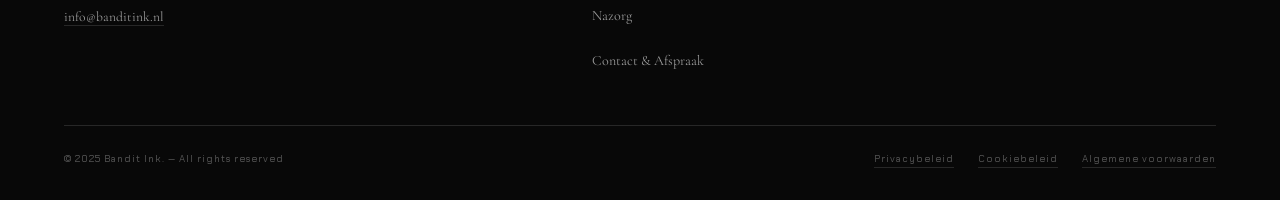
<file: contact.html>
<!DOCTYPE html>
<html lang="nl">
<head>
  <meta charset="UTF-8">
  <meta name="viewport" content="width=device-width, initial-scale=1.0">
  <title>Contact &amp; Afspraak — Bandit Ink Tattooshop</title>
  <meta name="description" content="Neem contact op met Bandit Ink in Zaandijk. Maak een afspraak via Instagram, e-mail of dit formulier. Guisweg 24, 1544 AJ Zaandijk. Uitsluitend op afspraak.">
  <meta name="robots" content="noindex, nofollow">
  <link rel="canonical" href="https://www.banditink.nl/contact.html">
  <meta property="og:title" content="Contact &amp; Afspraak — Bandit Ink Zaandijk">
  <meta property="og:description" content="Neem contact op met Bandit Ink in Zaandijk. Maak een afspraak via Instagram, e-mail of dit formulier. Guisweg 24, 1544 AJ Zaandijk.">
  <meta property="og:image" content="https://www.banditink.nl/images/tattoo-justin-working.png">
  <meta property="og:image:alt" content="Bandit Ink tattooshop Zaandijk">
  <meta property="og:url" content="https://www.banditink.nl/contact.html">
  <meta property="og:type" content="website">
  <meta property="og:locale" content="nl_NL">
  <meta property="og:site_name" content="Bandit Ink">
  <meta name="twitter:card" content="summary_large_image">
  <meta name="twitter:title" content="Contact &amp; Afspraak — Bandit Ink Zaandijk">
  <meta name="twitter:description" content="Maak een afspraak bij Bandit Ink. Guisweg 24, Zaandijk. Via Instagram, e-mail of het contactformulier.">
  <meta name="twitter:image" content="https://www.banditink.nl/images/tattoo-justin-working.png">
  <meta name="theme-color" content="#0E0E0E">
  <link rel="icon" type="image/png" href="images/logo-bandit-ink.png">

  <link rel="preconnect" href="https://fonts.googleapis.com">
  <link rel="preconnect" href="https://fonts.gstatic.com" crossorigin>
  <link href="https://fonts.googleapis.com/css2?family=Chakra+Petch:ital,wght@0,300;0,400;0,600;0,700;1,300&family=Cormorant+Garamond:ital,wght@0,300;0,400;0,500;1,300;1,400;1,500&display=swap" rel="stylesheet">
  <link rel="stylesheet" href="style.css">

  <style>
    /* ── PAGINA-TOP ── */
    .page-top {
      padding-top: calc(4.5rem + clamp(4rem, 8vh, 6rem));
      padding-bottom: clamp(3rem, 6vw, 5rem);
      border-bottom: 1px solid var(--border);
      background: var(--bg);
    }
    .page-top .label { margin-bottom: 0.75rem; }

    /* ── CONTACT GRID ── */
    #contact { background: var(--bg); }
    .contact-grid {
      display: grid;
      grid-template-columns: 5fr 7fr;
      gap: clamp(3rem, 7vw, 7rem);
      align-items: start;
    }

    /* Info kolom */
    .c-detail {
      border-top: 1px solid var(--border);
      padding-block: 1.35rem;
    }
    .c-detail:last-of-type { border-bottom: 1px solid var(--border); margin-bottom: 2rem; }
    .c-lbl {
      font-family: var(--font-d);
      font-size: 0.58rem;
      letter-spacing: 0.22em;
      text-transform: uppercase;
      color: var(--text-dim);
      margin-bottom: 0.35rem;
    }
    .c-val { font-size: 1.05rem; color: var(--text); line-height: 1.65; }
    .c-val a {
      border-bottom: 1px solid var(--border);
      transition: border-color 0.2s;
    }
    .c-val a:hover { border-color: var(--text-muted); }
    .c-val a:focus-visible { outline: 1px solid var(--text); }

    .map-wrap { overflow: hidden; }
    .map-wrap iframe {
      display: block;
      width: 100%;
      height: 260px;
      border: 0;
      filter: grayscale(1) contrast(0.9) brightness(0.5);
    }

    /* Consent-gate voor Google Maps */
    .map-gate {
      width: 100%;
      height: 260px;
      background: var(--surface);
      border: 1px solid var(--border);
      display: flex;
      align-items: center;
      justify-content: center;
      text-align: center;
    }
    .map-gate-inner {
      display: flex;
      flex-direction: column;
      align-items: center;
      gap: 1rem;
    }
    .map-gate-icon {
      width: 28px;
      height: 28px;
      opacity: 0.3;
    }
    .map-gate-loc {
      font-family: var(--font-d);
      font-size: 0.62rem;
      letter-spacing: 0.2em;
      text-transform: uppercase;
      color: var(--text-muted);
    }
    .map-gate-note {
      font-size: 0.82rem;
      font-style: italic;
      color: var(--text-dim);
      max-width: 26ch;
      line-height: 1.55;
    }

    /* Formulier kolom */
    .form-intro .h-md { margin-top: 0.5rem; }
    .form-note {
      margin-top: 1rem;
      font-size: 0.9rem;
      font-style: italic;
      color: var(--text-dim);
    }
    .form-body { margin-top: 2rem; }
    .f-row {
      display: grid;
      grid-template-columns: 1fr 1fr;
      gap: 1rem;
    }
    .f-group { margin-bottom: 1.1rem; }
    .f-group label {
      display: block;
      font-family: var(--font-d);
      font-size: 0.58rem;
      letter-spacing: 0.18em;
      text-transform: uppercase;
      color: var(--text-muted);
      margin-bottom: 0.5rem;
    }
    .f-group input,
    .f-group textarea {
      width: 100%;
      background: var(--surface);
      border: 1px solid var(--border);
      color: var(--text);
      font-family: var(--font-b);
      font-size: 1.05rem;
      padding: 0.85rem 1rem;
      outline: none;
      transition: border-color 0.2s;
      border-radius: 0;
      -webkit-appearance: none;
    }
    .f-group input::placeholder,
    .f-group textarea::placeholder { color: var(--text-dim); font-style: italic; }
    .f-group input:focus,
    .f-group textarea:focus { border-color: var(--text-muted); }
    .f-group input:focus-visible,
    .f-group textarea:focus-visible { outline: 2px solid var(--text); outline-offset: -1px; }
    .f-group textarea { resize: vertical; min-height: 130px; }
    .f-honeypot { position: absolute; left: -9999px; opacity: 0; pointer-events: none; }

    @media (max-width: 860px) {
      .contact-grid { grid-template-columns: 1fr; }
      .f-row { grid-template-columns: 1fr; }
    }
  </style>

  <script type="application/ld+json">
  {
    "@context": "https://schema.org",
    "@type": "BreadcrumbList",
    "itemListElement": [
      { "@type": "ListItem", "position": 1, "name": "Home", "item": "https://www.banditink.nl/" },
      { "@type": "ListItem", "position": 2, "name": "Contact & Afspraak", "item": "https://www.banditink.nl/contact.html" }
    ]
  }
  </script>
</head>
<body>

<!-- ── NAVIGATIE ─────────────────────────────────────────── -->
<nav class="nav solid" id="main-nav" aria-label="Hoofdnavigatie">
  <a href="index.html" class="nav-brand" aria-label="Bandit Ink — homepage">
    <img src="images/logo-bandit-ink.png" alt="" class="nav-logo-img" aria-hidden="true">
    <span class="nav-brand-name">Bandit Ink.</span>
  </a>
  <ul class="nav-links" id="nav-links" role="list">
    <li><a href="index.html">Home</a></li>
    <li><a href="artiesten.html">Artiesten</a></li>
    <li><a href="index.html#werk">Portfolio</a></li>
    <li><a href="nazorg.html">Nazorg</a></li>
    <li><a href="contact.html" class="nav-afspraak" aria-current="page">Afspraak</a></li>
  </ul>
  <button class="nav-toggle" id="nav-toggle"
          aria-label="Menu openen" aria-expanded="false" aria-controls="nav-links">
    <span></span><span></span><span></span>
  </button>
</nav>

<!-- ── PAGINA-HEADER ─────────────────────────────────────── -->
<header class="page-top">
  <div class="container">
    <span class="label">Neem contact op</span>
    <h1 class="h-lg">Contact &amp;<br>Afspraak</h1>
  </div>
</header>

<!-- ── CONTACT ───────────────────────────────────────────── -->
<section id="contact" aria-labelledby="contact-h">
  <div class="container">
    <div class="contact-grid">

      <!-- Info -->
      <div>
        <h2 id="contact-h" class="h-md reveal" style="margin-bottom:2rem">Vind ons</h2>

        <div class="c-detail reveal">
          <p class="c-lbl">Adres</p>
          <address class="c-val">
            Guisweg 24<br>1544 AJ Zaandijk
          </address>
        </div>
        <div class="c-detail reveal d1">
          <p class="c-lbl">E-mail</p>
          <p class="c-val"><a href="mailto:info@banditink.nl">info@banditink.nl</a></p>
        </div>
        <div class="c-detail reveal d1">
          <p class="c-lbl">Instagram</p>
          <p class="c-val">
            <a href="https://www.instagram.com/banditink_tattoostudio"
               target="_blank" rel="noopener noreferrer"
               aria-label="Instagram van Bandit Ink (opent nieuw tabblad)">
              @banditink_tattoostudio
            </a>
          </p>
        </div>
        <div class="c-detail reveal d2">
          <p class="c-lbl">Openingstijden</p>
          <p class="c-val">
            Maandag t/m zondag<br>
            <span style="color:var(--text-muted); font-size:0.95rem">Uitsluitend op afspraak</span>
          </p>
        </div>

        <div class="map-wrap reveal d3" id="map-container">
          <div class="map-gate" id="map-gate" role="region" aria-label="Kaart laden">
            <div class="map-gate-inner">
              <svg class="map-gate-icon" viewBox="0 0 24 24" fill="none" stroke="currentColor" stroke-width="1.5" aria-hidden="true">
                <path d="M12 2C8.13 2 5 5.13 5 9c0 5.25 7 13 7 13s7-7.75 7-13c0-3.87-3.13-7-7-7z"/>
                <circle cx="12" cy="9" r="2.5"/>
              </svg>
              <p class="map-gate-loc">Guisweg 24 · Zaandijk</p>
              <p class="map-gate-note">Laad kaart via Google Maps (plaatst cookies)</p>
              <button class="btn btn-outline" onclick="loadMap()" style="font-size:0.58rem;padding:0.65rem 1.5rem">
                Kaart laden
              </button>
            </div>
          </div>
        </div>
      </div>

      <!-- Formulier -->
      <div>
        <div class="form-intro reveal">
          <span class="label">Stuur een bericht</span>
          <h2 class="h-md">Jouw idee,<br>ons ontwerp</h2>
          <p class="form-note">Voor een afspraak kun je ook direct een berichtje sturen via Instagram of e-mail.</p>
        </div>

        <form class="form-body" action="mailto:info@banditink.nl" method="post" enctype="text/plain"
              aria-label="Contactformulier Bandit Ink">

          <!-- Honeypot anti-spam -->
          <div aria-hidden="true">
            <label class="f-honeypot" for="website">Website (niet invullen)</label>
            <input class="f-honeypot" type="text" id="website" name="website" tabindex="-1" autocomplete="off">
          </div>

          <div class="f-row">
            <div class="f-group reveal d1">
              <label for="naam">Naam *</label>
              <input type="text" id="naam" name="naam" required
                     autocomplete="given-name" placeholder="Jouw naam">
            </div>
            <div class="f-group reveal d1">
              <label for="email">E-mailadres *</label>
              <input type="email" id="email" name="email" required
                     autocomplete="email" placeholder="jouw@email.nl">
            </div>
          </div>

          <div class="f-group reveal d2">
            <label for="plek">Plek op het lichaam</label>
            <input type="text" id="plek" name="plek"
                   placeholder="Bijv. onderarm links, rug, kuit…">
          </div>

          <div class="f-group reveal d2">
            <label for="stijl">Stijlvoorkeur</label>
            <input type="text" id="stijl" name="stijl"
                   placeholder="Black & Grey, Fineline, anders…">
          </div>

          <div class="f-group reveal d3">
            <label for="bericht">Jouw idee *</label>
            <textarea id="bericht" name="bericht" required
                      placeholder="Beschrijf je tattoo-idee zo concreet mogelijk — grootte, sfeer, referenties of een omschrijving…"></textarea>
          </div>

          <div class="reveal d3">
            <button type="submit" class="btn btn-primary">Verstuur bericht</button>
          </div>
        </form>
      </div>

    </div>
  </div>
</section>

<!-- ── FOOTER ─────────────────────────────────────────────── -->
<footer aria-label="Footer">
  <div class="container">
    <div class="footer-inner">
      <div class="footer-brand">
        <div class="footer-logo-wrap">
          <img src="images/logo-bandit-ink.png" alt="Bandit Ink logo" class="footer-logo-img">
          <span class="footer-brand-name">Bandit Ink.</span>
        </div>
        <p class="footer-tagline">"It takes time to make a piece of art"</p>
        <address class="footer-addr">
          Guisweg 24, 1544 AJ Zaandijk<br>
          <a href="mailto:info@banditink.nl">info@banditink.nl</a>
        </address>
      </div>
      <nav aria-label="Footer navigatie">
        <p class="footer-col-title">Navigatie</p>
        <ul class="footer-links" role="list">
          <li><a href="index.html">Home</a></li>
          <li><a href="artiesten.html">Artiesten</a></li>
          <li><a href="nazorg.html">Nazorg</a></li>
          <li><a href="contact.html">Contact &amp; Afspraak</a></li>
        </ul>
      </nav>
      <div>
        <p class="footer-col-title">Social</p>
        <ul class="footer-links" role="list">
          <li><a href="https://www.instagram.com/banditink_tattoostudio" target="_blank" rel="noopener noreferrer">↗ @banditink_tattoostudio</a></li>
          <li><a href="https://www.instagram.com/justinbenjamintattoo" target="_blank" rel="noopener noreferrer">↗ @justinbenjamintattoo</a></li>
        </ul>
      </div>
    </div>
    <div class="footer-bottom">
      <p class="footer-copy">© 2025 Bandit Ink. — All rights reserved</p>
      <nav aria-label="Juridische links" style="display:flex;gap:1.5rem;flex-wrap:wrap">
        <a href="privacybeleid.html" class="footer-copy" style="color:var(--text-dim);border-bottom:1px solid var(--border);transition:border-color 0.2s">Privacybeleid</a>
        <a href="cookiebeleid.html" class="footer-copy" style="color:var(--text-dim);border-bottom:1px solid var(--border);transition:border-color 0.2s">Cookiebeleid</a>
        <a href="algemene-voorwaarden.html" class="footer-copy" style="color:var(--text-dim);border-bottom:1px solid var(--border);transition:border-color 0.2s">Algemene voorwaarden</a>
      </nav>
    </div>
  </div>
</footer>

<script>
  /* Kaart consent-gate */
  function loadMap() {
    const gate = document.getElementById('map-gate');
    const iframe = document.createElement('iframe');
    iframe.title = 'Locatie Bandit Ink — Guisweg 24, Zaandijk';
    iframe.src = 'https://maps.google.com/maps?q=Guisweg+24,+1544+AJ+Zaandijk&output=embed&z=15';
    iframe.referrerPolicy = 'no-referrer-when-downgrade';
    iframe.style.cssText = 'display:block;width:100%;height:260px;border:0;filter:grayscale(1) contrast(0.9) brightness(0.5)';
    gate.replaceWith(iframe);
  }

  /* Hamburger */
  const toggle  = document.getElementById('nav-toggle');
  const navList = document.getElementById('nav-links');
  toggle.addEventListener('click', () => {
    const open = navList.classList.toggle('open');
    toggle.setAttribute('aria-expanded', open);
    toggle.setAttribute('aria-label', open ? 'Menu sluiten' : 'Menu openen');
  });
  navList.querySelectorAll('a').forEach(a =>
    a.addEventListener('click', () => {
      navList.classList.remove('open');
      toggle.setAttribute('aria-expanded', 'false');
      toggle.setAttribute('aria-label', 'Menu openen');
    })
  );

  /* Scroll reveal */
  const obs = new IntersectionObserver((entries) => {
    entries.forEach(e => {
      if (e.isIntersecting) { e.target.classList.add('in'); obs.unobserve(e.target); }
    });
  }, { threshold: 0.08, rootMargin: '0px 0px -30px 0px' });
  document.querySelectorAll('.reveal').forEach(el => obs.observe(el));
</script>
</body>
</html>
</file>
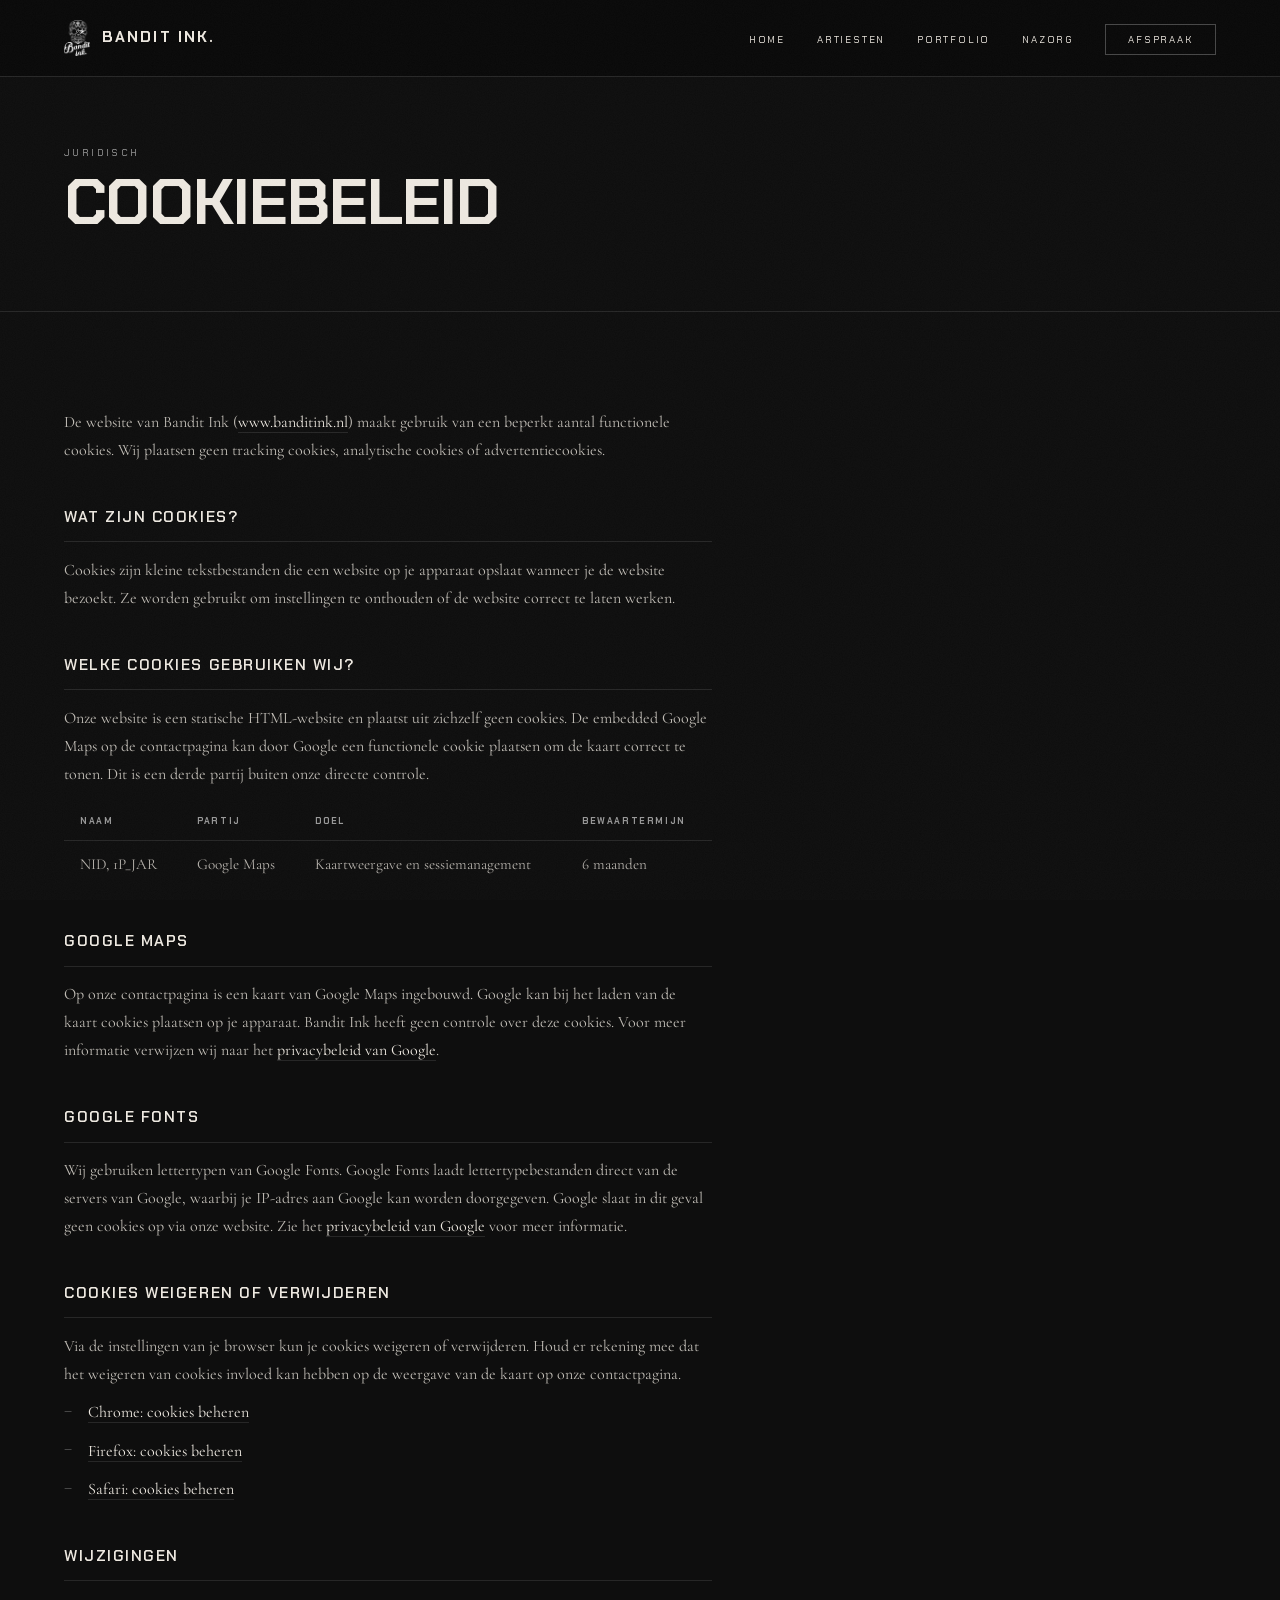
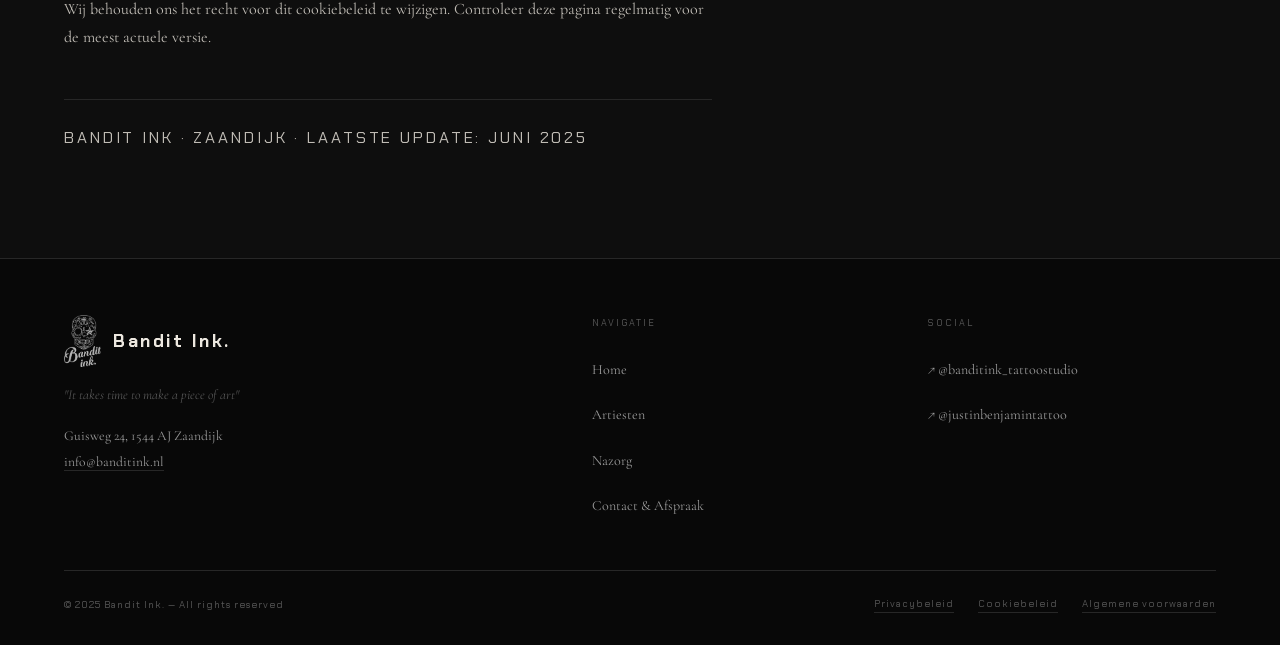
<file: cookiebeleid.html>
<!DOCTYPE html>
<html lang="nl">
<head>
  <meta charset="UTF-8">
  <meta name="viewport" content="width=device-width, initial-scale=1.0">
  <title>Cookiebeleid — Bandit Ink</title>
  <meta name="description" content="Cookiebeleid van Bandit Ink. Welke cookies wij gebruiken en waarom.">
  <meta name="robots" content="noindex">
  <link rel="icon" type="image/png" href="images/logo-bandit-ink.png">
  <link rel="preconnect" href="https://fonts.googleapis.com">
  <link rel="preconnect" href="https://fonts.gstatic.com" crossorigin>
  <link href="https://fonts.googleapis.com/css2?family=Chakra+Petch:ital,wght@0,300;0,400;0,600;0,700;1,300&family=Cormorant+Garamond:ital,wght@0,300;0,400;0,500;1,300;1,400;1,500&display=swap" rel="stylesheet">
  <link rel="stylesheet" href="style.css">
  <style>
    .page-top {
      padding-top: calc(4.5rem + clamp(4rem, 8vh, 6rem));
      padding-bottom: clamp(3rem, 6vw, 5rem);
      border-bottom: 1px solid var(--border);
      background: var(--bg);
    }
    .page-top .label { margin-bottom: 0.75rem; }
    .legal-body { background: var(--bg); padding-block: clamp(4rem, 8vw, 6rem); }
    .legal-content { max-width: 72ch; }
    .legal-content h2 {
      font-family: var(--font-d);
      font-size: clamp(0.85rem, 1.2vw, 1rem);
      font-weight: 600;
      letter-spacing: 0.1em;
      text-transform: uppercase;
      color: var(--text);
      margin: 2.5rem 0 0.85rem;
      padding-bottom: 0.65rem;
      border-bottom: 1px solid var(--border);
    }
    .legal-content p,
    .legal-content li {
      font-size: clamp(1rem, 1.1vw, 1.1rem);
      color: rgba(237,232,224,0.8);
      line-height: 1.75;
      margin-bottom: 0.65rem;
    }
    .legal-content ul { padding-left: 0; list-style: none; }
    .legal-content ul li { padding-left: 1.5rem; position: relative; }
    .legal-content ul li::before {
      content: '—';
      position: absolute;
      left: 0;
      font-family: var(--font-d);
      font-size: 0.7rem;
      color: var(--text-dim);
      top: 0.3em;
    }
    .legal-content a {
      color: var(--text);
      border-bottom: 1px solid var(--border);
      transition: border-color 0.2s;
    }
    .legal-content a:hover { border-color: var(--text-muted); }
    .legal-meta {
      margin-top: 3rem;
      padding-top: 1.5rem;
      border-top: 1px solid var(--border);
      font-family: var(--font-d);
      font-size: 0.58rem;
      letter-spacing: 0.18em;
      text-transform: uppercase;
      color: var(--text-dim);
    }
    .cookie-table {
      width: 100%;
      border-collapse: collapse;
      margin: 1rem 0;
      font-size: 0.95rem;
    }
    .cookie-table th {
      font-family: var(--font-d);
      font-size: 0.55rem;
      letter-spacing: 0.18em;
      text-transform: uppercase;
      color: var(--text-muted);
      text-align: left;
      padding: 0.65rem 1rem;
      border-bottom: 1px solid var(--border);
    }
    .cookie-table td {
      padding: 0.75rem 1rem;
      color: rgba(237,232,224,0.75);
      border-bottom: 1px solid var(--border);
      vertical-align: top;
      line-height: 1.55;
    }
    .cookie-table tr:last-child td { border-bottom: none; }
  </style>
</head>
<body>

<!-- ── NAVIGATIE ─────────────────────────────────────────── -->
<nav class="nav solid" id="main-nav" aria-label="Hoofdnavigatie">
  <a href="index.html" class="nav-brand" aria-label="Bandit Ink — homepage">
    <img src="images/logo-bandit-ink.png" alt="" class="nav-logo-img" aria-hidden="true">
    <span class="nav-brand-name">Bandit Ink.</span>
  </a>
  <ul class="nav-links" id="nav-links" role="list">
    <li><a href="index.html">Home</a></li>
    <li><a href="artiesten.html">Artiesten</a></li>
    <li><a href="index.html#werk">Portfolio</a></li>
    <li><a href="nazorg.html">Nazorg</a></li>
    <li><a href="contact.html" class="nav-afspraak">Afspraak</a></li>
  </ul>
  <button class="nav-toggle" id="nav-toggle"
          aria-label="Menu openen" aria-expanded="false" aria-controls="nav-links">
    <span></span><span></span><span></span>
  </button>
</nav>

<!-- ── PAGINA-HEADER ─────────────────────────────────────── -->
<header class="page-top">
  <div class="container">
    <span class="label">Juridisch</span>
    <h1 class="h-lg">Cookiebeleid</h1>
  </div>
</header>

<!-- ── INHOUD ────────────────────────────────────────────── -->
<main class="legal-body" aria-label="Cookiebeleid">
  <div class="container">
    <div class="legal-content">

      <p>De website van Bandit Ink (<a href="https://www.banditink.nl">www.banditink.nl</a>) maakt gebruik van een beperkt aantal functionele cookies. Wij plaatsen geen tracking cookies, analytische cookies of advertentiecookies.</p>

      <h2>Wat zijn cookies?</h2>
      <p>Cookies zijn kleine tekstbestanden die een website op je apparaat opslaat wanneer je de website bezoekt. Ze worden gebruikt om instellingen te onthouden of de website correct te laten werken.</p>

      <h2>Welke cookies gebruiken wij?</h2>
      <p>Onze website is een statische HTML-website en plaatst uit zichzelf geen cookies. De embedded Google Maps op de contactpagina kan door Google een functionele cookie plaatsen om de kaart correct te tonen. Dit is een derde partij buiten onze directe controle.</p>

      <table class="cookie-table" aria-label="Overzicht cookies">
        <thead>
          <tr>
            <th>Naam</th>
            <th>Partij</th>
            <th>Doel</th>
            <th>Bewaartermijn</th>
          </tr>
        </thead>
        <tbody>
          <tr>
            <td>NID, 1P_JAR</td>
            <td>Google Maps</td>
            <td>Kaartweergave en sessiemanagement</td>
            <td>6 maanden</td>
          </tr>
        </tbody>
      </table>

      <h2>Google Maps</h2>
      <p>Op onze contactpagina is een kaart van Google Maps ingebouwd. Google kan bij het laden van de kaart cookies plaatsen op je apparaat. Bandit Ink heeft geen controle over deze cookies. Voor meer informatie verwijzen wij naar het <a href="https://policies.google.com/privacy" target="_blank" rel="noopener noreferrer">privacybeleid van Google</a>.</p>

      <h2>Google Fonts</h2>
      <p>Wij gebruiken lettertypen van Google Fonts. Google Fonts laadt lettertypebestanden direct van de servers van Google, waarbij je IP-adres aan Google kan worden doorgegeven. Google slaat in dit geval geen cookies op via onze website. Zie het <a href="https://policies.google.com/privacy" target="_blank" rel="noopener noreferrer">privacybeleid van Google</a> voor meer informatie.</p>

      <h2>Cookies weigeren of verwijderen</h2>
      <p>Via de instellingen van je browser kun je cookies weigeren of verwijderen. Houd er rekening mee dat het weigeren van cookies invloed kan hebben op de weergave van de kaart op onze contactpagina.</p>
      <ul>
        <li><a href="https://support.google.com/chrome/answer/95647" target="_blank" rel="noopener noreferrer">Chrome: cookies beheren</a></li>
        <li><a href="https://support.mozilla.org/nl/kb/cookies-verwijderen-gegevens-wissen-websites-opgeslagen" target="_blank" rel="noopener noreferrer">Firefox: cookies beheren</a></li>
        <li><a href="https://support.apple.com/nl-nl/guide/safari/sfri11471/mac" target="_blank" rel="noopener noreferrer">Safari: cookies beheren</a></li>
      </ul>

      <h2>Wijzigingen</h2>
      <p>Wij behouden ons het recht voor dit cookiebeleid te wijzigen. Controleer deze pagina regelmatig voor de meest actuele versie.</p>

      <p class="legal-meta">Bandit Ink · Zaandijk · Laatste update: juni 2025</p>
    </div>
  </div>
</main>

<!-- ── FOOTER ─────────────────────────────────────────────── -->
<footer aria-label="Footer">
  <div class="container">
    <div class="footer-inner">
      <div class="footer-brand">
        <div class="footer-logo-wrap">
          <img src="images/logo-bandit-ink.png" alt="Bandit Ink logo" class="footer-logo-img">
          <span class="footer-brand-name">Bandit Ink.</span>
        </div>
        <p class="footer-tagline">"It takes time to make a piece of art"</p>
        <address class="footer-addr">
          Guisweg 24, 1544 AJ Zaandijk<br>
          <a href="mailto:info@banditink.nl">info@banditink.nl</a>
        </address>
      </div>
      <nav aria-label="Footer navigatie">
        <p class="footer-col-title">Navigatie</p>
        <ul class="footer-links" role="list">
          <li><a href="index.html">Home</a></li>
          <li><a href="artiesten.html">Artiesten</a></li>
          <li><a href="nazorg.html">Nazorg</a></li>
          <li><a href="contact.html">Contact &amp; Afspraak</a></li>
        </ul>
      </nav>
      <div>
        <p class="footer-col-title">Social</p>
        <ul class="footer-links" role="list">
          <li><a href="https://www.instagram.com/banditink_tattoostudio" target="_blank" rel="noopener noreferrer">↗ @banditink_tattoostudio</a></li>
          <li><a href="https://www.instagram.com/justinbenjamintattoo" target="_blank" rel="noopener noreferrer">↗ @justinbenjamintattoo</a></li>
        </ul>
      </div>
    </div>
    <div class="footer-bottom">
      <p class="footer-copy">© 2025 Bandit Ink. — All rights reserved</p>
      <nav aria-label="Juridische links" style="display:flex;gap:1.5rem;flex-wrap:wrap">
        <a href="privacybeleid.html" class="footer-copy" style="color:var(--text-dim);border-bottom:1px solid var(--border);transition:border-color 0.2s">Privacybeleid</a>
        <a href="cookiebeleid.html" class="footer-copy" style="color:var(--text-dim);border-bottom:1px solid var(--border);transition:border-color 0.2s">Cookiebeleid</a>
        <a href="algemene-voorwaarden.html" class="footer-copy" style="color:var(--text-dim);border-bottom:1px solid var(--border);transition:border-color 0.2s">Algemene voorwaarden</a>
      </nav>
    </div>
  </div>
</footer>

<script>
  const toggle  = document.getElementById('nav-toggle');
  const navList = document.getElementById('nav-links');
  toggle.addEventListener('click', () => {
    const open = navList.classList.toggle('open');
    toggle.setAttribute('aria-expanded', open);
    toggle.setAttribute('aria-label', open ? 'Menu sluiten' : 'Menu openen');
  });
  navList.querySelectorAll('a').forEach(a =>
    a.addEventListener('click', () => {
      navList.classList.remove('open');
      toggle.setAttribute('aria-expanded', 'false');
      toggle.setAttribute('aria-label', 'Menu openen');
    })
  );
</script>
</body>
</html>
</file>
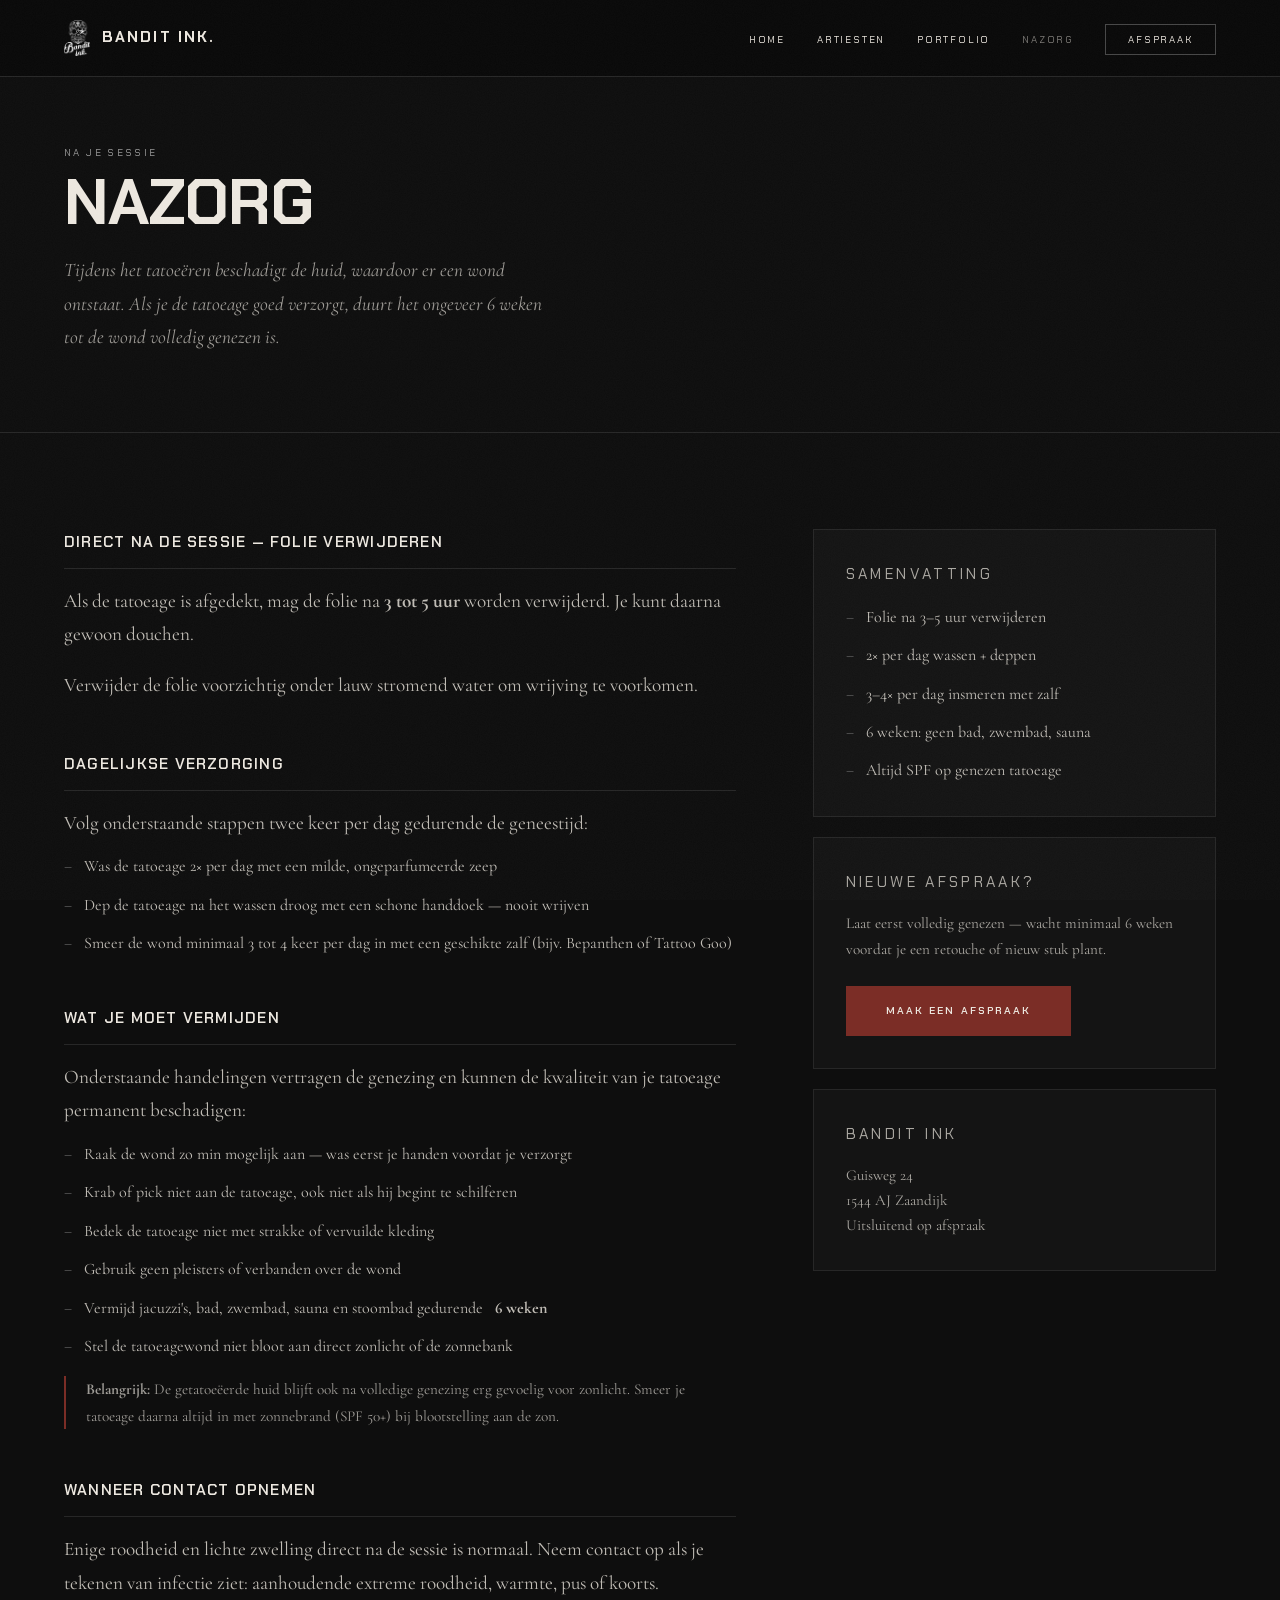
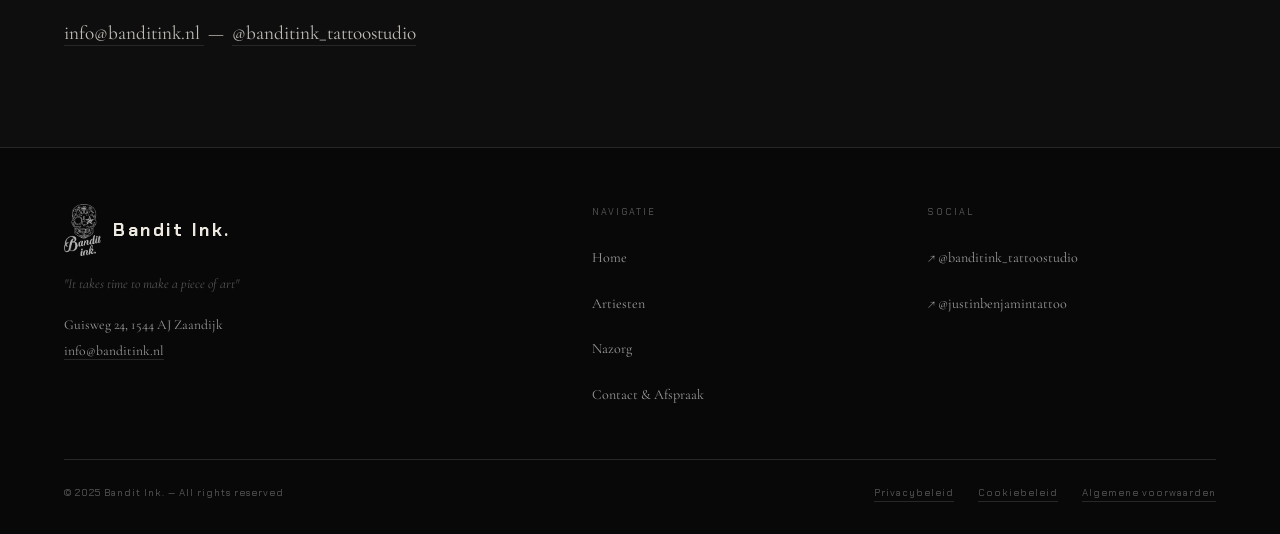
<file: nazorg.html>
<!DOCTYPE html>
<html lang="nl">
<head>
  <meta charset="UTF-8">
  <meta name="viewport" content="width=device-width, initial-scale=1.0">
  <title>Nazorg — Bandit Ink Tattooshop Zaandijk</title>
  <meta name="description" content="Nazorginstructies voor jouw tatoeage van Bandit Ink in Zaandijk. Hoe verzorg je je nieuwe tatoeage goed voor het beste en langst houdbare resultaat?">
  <meta name="robots" content="noindex, nofollow">
  <link rel="canonical" href="https://www.banditink.nl/nazorg.html">
  <meta property="og:title" content="Nazorg tatoeage — Bandit Ink Zaandijk">
  <meta property="og:description" content="Alles over de verzorging van je nieuwe tatoeage. Van folie verwijderen en dagelijkse verzorging tot wat je moet vermijden de eerste 6 weken.">
  <meta property="og:image" content="https://www.banditink.nl/images/tattoo-justin-working.png">
  <meta property="og:image:alt" content="Bandit Ink tattooshop Zaandijk">
  <meta property="og:url" content="https://www.banditink.nl/nazorg.html">
  <meta property="og:type" content="website">
  <meta property="og:locale" content="nl_NL">
  <meta property="og:site_name" content="Bandit Ink">
  <meta name="twitter:card" content="summary_large_image">
  <meta name="twitter:title" content="Nazorg tatoeage — Bandit Ink Zaandijk">
  <meta name="twitter:description" content="Alles over de verzorging van je nieuwe tatoeage. Van folie verwijderen en dagelijkse verzorging tot wat te vermijden.">
  <meta name="twitter:image" content="https://www.banditink.nl/images/tattoo-justin-working.png">
  <meta name="theme-color" content="#0E0E0E">
  <link rel="icon" type="image/png" href="images/logo-bandit-ink.png">

  <link rel="preconnect" href="https://fonts.googleapis.com">
  <link rel="preconnect" href="https://fonts.gstatic.com" crossorigin>
  <link href="https://fonts.googleapis.com/css2?family=Chakra+Petch:ital,wght@0,300;0,400;0,600;0,700;1,300&family=Cormorant+Garamond:ital,wght@0,300;0,400;0,500;1,300;1,400;1,500&display=swap" rel="stylesheet">
  <link rel="stylesheet" href="style.css">

  <style>
    /* ── PAGINA-TOP ── */
    .page-top {
      padding-top: calc(4.5rem + clamp(4rem, 8vh, 6rem));
      padding-bottom: clamp(3rem, 6vw, 5rem);
      border-bottom: 1px solid var(--border);
      background: var(--bg);
    }
    .page-top .label { margin-bottom: 0.75rem; }
    .page-top .intro {
      margin-top: 1.25rem;
      font-size: clamp(1.05rem, 1.5vw, 1.25rem);
      font-style: italic;
      color: rgba(237,232,224,0.65);
      max-width: 60ch;
    }

    /* ── NAZORG GRID ── */
    #nazorg-content { background: var(--bg); }
    .nazorg-grid {
      display: grid;
      grid-template-columns: 5fr 3fr;
      gap: clamp(3rem, 6vw, 6rem);
      align-items: start;
    }

    /* Blokken */
    .nz-block { margin-bottom: 3rem; }
    .nz-block:last-child { margin-bottom: 0; }
    .nz-title {
      font-family: var(--font-d);
      font-size: clamp(0.85rem, 1.2vw, 1.1rem);
      font-weight: 600;
      letter-spacing: 0.08em;
      text-transform: uppercase;
      margin-bottom: 1rem;
      padding-bottom: 0.75rem;
      border-bottom: 1px solid var(--border);
    }
    .nz-body { color: rgba(237,232,224,0.8); }
    .nz-body p { margin-bottom: 0.75rem; }
    .nz-body p:last-child { margin-bottom: 0; }

    .nz-list {
      margin-top: 0.75rem;
      display: flex;
      flex-direction: column;
      gap: 0.65rem;
    }
    .nz-list li {
      display: flex;
      align-items: baseline;
      gap: 0.75rem;
      font-size: clamp(1rem, 1.1vw, 1.1rem);
      color: rgba(237,232,224,0.8);
    }
    .nz-list li::before {
      content: '—';
      font-family: var(--font-d);
      font-size: 0.7rem;
      color: var(--text-dim);
      flex-shrink: 0;
    }

    /* Waarschuwingsbalk */
    .nz-warn {
      border-left: 2px solid var(--accent);
      padding-left: 1.25rem;
      margin-top: 1rem;
    }
    .nz-warn p { font-size: 0.95rem; color: rgba(237,232,224,0.65); }

    /* Sidebar kaarten */
    .nz-sidebar { position: sticky; top: 5.5rem; }
    .nz-card {
      background: var(--surface);
      border: 1px solid var(--border);
      padding: 2rem;
      margin-bottom: 1.25rem;
    }
    .nz-card:last-child { margin-bottom: 0; }
    .nz-card-title {
      font-family: var(--font-d);
      font-size: 0.6rem;
      letter-spacing: 0.22em;
      text-transform: uppercase;
      color: var(--text-muted);
      margin-bottom: 1rem;
    }
    .nz-card p { font-size: 0.95rem; color: rgba(237,232,224,0.7); line-height: 1.65; }
    .nz-card .btn { margin-top: 1.5rem; }

    @media (max-width: 860px) {
      .nazorg-grid { grid-template-columns: 1fr; }
      .nz-sidebar { position: static; }
    }
  </style>

  <script type="application/ld+json">
  {
    "@context": "https://schema.org",
    "@type": "BreadcrumbList",
    "itemListElement": [
      { "@type": "ListItem", "position": 1, "name": "Home", "item": "https://www.banditink.nl/" },
      { "@type": "ListItem", "position": 2, "name": "Nazorg", "item": "https://www.banditink.nl/nazorg.html" }
    ]
  }
  </script>
</head>
<body>

<!-- ── NAVIGATIE ─────────────────────────────────────────── -->
<nav class="nav solid" id="main-nav" aria-label="Hoofdnavigatie">
  <a href="index.html" class="nav-brand" aria-label="Bandit Ink — homepage">
    <img src="images/logo-bandit-ink.png" alt="" class="nav-logo-img" aria-hidden="true">
    <span class="nav-brand-name">Bandit Ink.</span>
  </a>
  <ul class="nav-links" id="nav-links" role="list">
    <li><a href="index.html">Home</a></li>
    <li><a href="artiesten.html">Artiesten</a></li>
    <li><a href="index.html#werk">Portfolio</a></li>
    <li><a href="nazorg.html" aria-current="page">Nazorg</a></li>
    <li><a href="contact.html" class="nav-afspraak">Afspraak</a></li>
  </ul>
  <button class="nav-toggle" id="nav-toggle"
          aria-label="Menu openen" aria-expanded="false" aria-controls="nav-links">
    <span></span><span></span><span></span>
  </button>
</nav>

<!-- ── PAGINA-HEADER ─────────────────────────────────────── -->
<header class="page-top">
  <div class="container">
    <span class="label">Na je sessie</span>
    <h1 class="h-lg">Nazorg</h1>
    <p class="intro">Tijdens het tatoeëren beschadigt de huid, waardoor er een wond ontstaat. Als je de tatoeage goed verzorgt, duurt het ongeveer 6 weken tot de wond volledig genezen is.</p>
  </div>
</header>

<!-- ── NAZORG INHOUD ─────────────────────────────────────── -->
<main id="nazorg-content" aria-label="Nazorginstructies">
  <div class="container">
    <div class="nazorg-grid" style="padding-block: clamp(4rem, 8vw, 6rem)">

      <!-- Hoofdtekst -->
      <article aria-label="Stapsgewijze nazorginstructies">

        <div class="nz-block reveal">
          <h2 class="nz-title">Direct na de sessie — folie verwijderen</h2>
          <div class="nz-body">
            <p>Als de tatoeage is afgedekt, mag de folie na <strong>3 tot 5 uur</strong> worden verwijderd. Je kunt daarna gewoon douchen.</p>
            <p>Verwijder de folie voorzichtig onder lauw stromend water om wrijving te voorkomen.</p>
          </div>
        </div>

        <div class="nz-block reveal d1">
          <h2 class="nz-title">Dagelijkse verzorging</h2>
          <div class="nz-body">
            <p>Volg onderstaande stappen twee keer per dag gedurende de geneestijd:</p>
            <ul class="nz-list" role="list">
              <li>Was de tatoeage 2× per dag met een milde, ongeparfumeerde zeep</li>
              <li>Dep de tatoeage na het wassen droog met een schone handdoek — nooit wrijven</li>
              <li>Smeer de wond minimaal 3 tot 4 keer per dag in met een geschikte zalf (bijv. Bepanthen of Tattoo Goo)</li>
            </ul>
          </div>
        </div>

        <div class="nz-block reveal d1">
          <h2 class="nz-title">Wat je moet vermijden</h2>
          <div class="nz-body">
            <p>Onderstaande handelingen vertragen de genezing en kunnen de kwaliteit van je tatoeage permanent beschadigen:</p>
            <ul class="nz-list" role="list">
              <li>Raak de wond zo min mogelijk aan — was eerst je handen voordat je verzorgt</li>
              <li>Krab of pick niet aan de tatoeage, ook niet als hij begint te schilferen</li>
              <li>Bedek de tatoeage niet met strakke of vervuilde kleding</li>
              <li>Gebruik geen pleisters of verbanden over de wond</li>
              <li>Vermijd jacuzzi's, bad, zwembad, sauna en stoombad gedurende <strong>6 weken</strong></li>
              <li>Stel de tatoeagewond niet bloot aan direct zonlicht of de zonnebank</li>
            </ul>
            <div class="nz-warn" role="note" aria-label="Belangrijk: zonlicht">
              <p><strong>Belangrijk:</strong> De getatoeëerde huid blijft ook na volledige genezing erg gevoelig voor zonlicht. Smeer je tatoeage daarna altijd in met zonnebrand (SPF 50+) bij blootstelling aan de zon.</p>
            </div>
          </div>
        </div>

        <div class="nz-block reveal d2">
          <h2 class="nz-title">Wanneer contact opnemen</h2>
          <div class="nz-body">
            <p>Enige roodheid en lichte zwelling direct na de sessie is normaal. Neem contact op als je tekenen van infectie ziet: aanhoudende extreme roodheid, warmte, pus of koorts.</p>
            <p>
              <a href="mailto:info@banditink.nl"
                 style="border-bottom: 1px solid var(--border); transition: border-color 0.2s;"
                 aria-label="E-mail info@banditink.nl">
                info@banditink.nl
              </a>
              &nbsp;—&nbsp;
              <a href="https://www.instagram.com/banditink_tattoostudio"
                 target="_blank" rel="noopener noreferrer"
                 style="border-bottom: 1px solid var(--border); transition: border-color 0.2s;"
                 aria-label="Instagram Bandit Ink (opent nieuw tabblad)">
                @banditink_tattoostudio
              </a>
            </p>
          </div>
        </div>

      </article>

      <!-- Sidebar -->
      <aside class="nz-sidebar" aria-label="Samenvatting en contactinformatie">

        <div class="nz-card reveal d2">
          <p class="nz-card-title">Samenvatting</p>
          <ul class="nz-list" style="margin-top:0" role="list">
            <li>Folie na 3–5 uur verwijderen</li>
            <li>2× per dag wassen + deppen</li>
            <li>3–4× per dag insmeren met zalf</li>
            <li>6 weken: geen bad, zwembad, sauna</li>
            <li>Altijd SPF op genezen tatoeage</li>
          </ul>
        </div>

        <div class="nz-card reveal d3">
          <p class="nz-card-title">Nieuwe afspraak?</p>
          <p>Laat eerst volledig genezen — wacht minimaal 6 weken voordat je een retouche of nieuw stuk plant.</p>
          <a href="contact.html" class="btn btn-primary">Maak een afspraak</a>
        </div>

        <div class="nz-card reveal d3">
          <p class="nz-card-title">Bandit Ink</p>
          <p>Guisweg 24<br>1544 AJ Zaandijk<br>Uitsluitend op afspraak</p>
        </div>

      </aside>

    </div>
  </div>
</main>

<!-- ── FOOTER ─────────────────────────────────────────────── -->
<footer aria-label="Footer">
  <div class="container">
    <div class="footer-inner">
      <div class="footer-brand">
        <div class="footer-logo-wrap">
          <img src="images/logo-bandit-ink.png" alt="Bandit Ink logo" class="footer-logo-img">
          <span class="footer-brand-name">Bandit Ink.</span>
        </div>
        <p class="footer-tagline">"It takes time to make a piece of art"</p>
        <address class="footer-addr">
          Guisweg 24, 1544 AJ Zaandijk<br>
          <a href="mailto:info@banditink.nl">info@banditink.nl</a>
        </address>
      </div>
      <nav aria-label="Footer navigatie">
        <p class="footer-col-title">Navigatie</p>
        <ul class="footer-links" role="list">
          <li><a href="index.html">Home</a></li>
          <li><a href="artiesten.html">Artiesten</a></li>
          <li><a href="nazorg.html">Nazorg</a></li>
          <li><a href="contact.html">Contact &amp; Afspraak</a></li>
        </ul>
      </nav>
      <div>
        <p class="footer-col-title">Social</p>
        <ul class="footer-links" role="list">
          <li><a href="https://www.instagram.com/banditink_tattoostudio" target="_blank" rel="noopener noreferrer">↗ @banditink_tattoostudio</a></li>
          <li><a href="https://www.instagram.com/justinbenjamintattoo" target="_blank" rel="noopener noreferrer">↗ @justinbenjamintattoo</a></li>
        </ul>
      </div>
    </div>
    <div class="footer-bottom">
      <p class="footer-copy">© 2025 Bandit Ink. — All rights reserved</p>
      <nav aria-label="Juridische links" style="display:flex;gap:1.5rem;flex-wrap:wrap">
        <a href="privacybeleid.html" class="footer-copy" style="color:var(--text-dim);border-bottom:1px solid var(--border);transition:border-color 0.2s">Privacybeleid</a>
        <a href="cookiebeleid.html" class="footer-copy" style="color:var(--text-dim);border-bottom:1px solid var(--border);transition:border-color 0.2s">Cookiebeleid</a>
        <a href="algemene-voorwaarden.html" class="footer-copy" style="color:var(--text-dim);border-bottom:1px solid var(--border);transition:border-color 0.2s">Algemene voorwaarden</a>
      </nav>
    </div>
  </div>
</footer>

<script>
  /* Hamburger */
  const toggle  = document.getElementById('nav-toggle');
  const navList = document.getElementById('nav-links');
  toggle.addEventListener('click', () => {
    const open = navList.classList.toggle('open');
    toggle.setAttribute('aria-expanded', open);
    toggle.setAttribute('aria-label', open ? 'Menu sluiten' : 'Menu openen');
  });
  navList.querySelectorAll('a').forEach(a =>
    a.addEventListener('click', () => {
      navList.classList.remove('open');
      toggle.setAttribute('aria-expanded', 'false');
      toggle.setAttribute('aria-label', 'Menu openen');
    })
  );

  /* Scroll reveal */
  const obs = new IntersectionObserver((entries) => {
    entries.forEach(e => {
      if (e.isIntersecting) { e.target.classList.add('in'); obs.unobserve(e.target); }
    });
  }, { threshold: 0.08, rootMargin: '0px 0px -30px 0px' });
  document.querySelectorAll('.reveal').forEach(el => obs.observe(el));
</script>
</body>
</html>
</file>
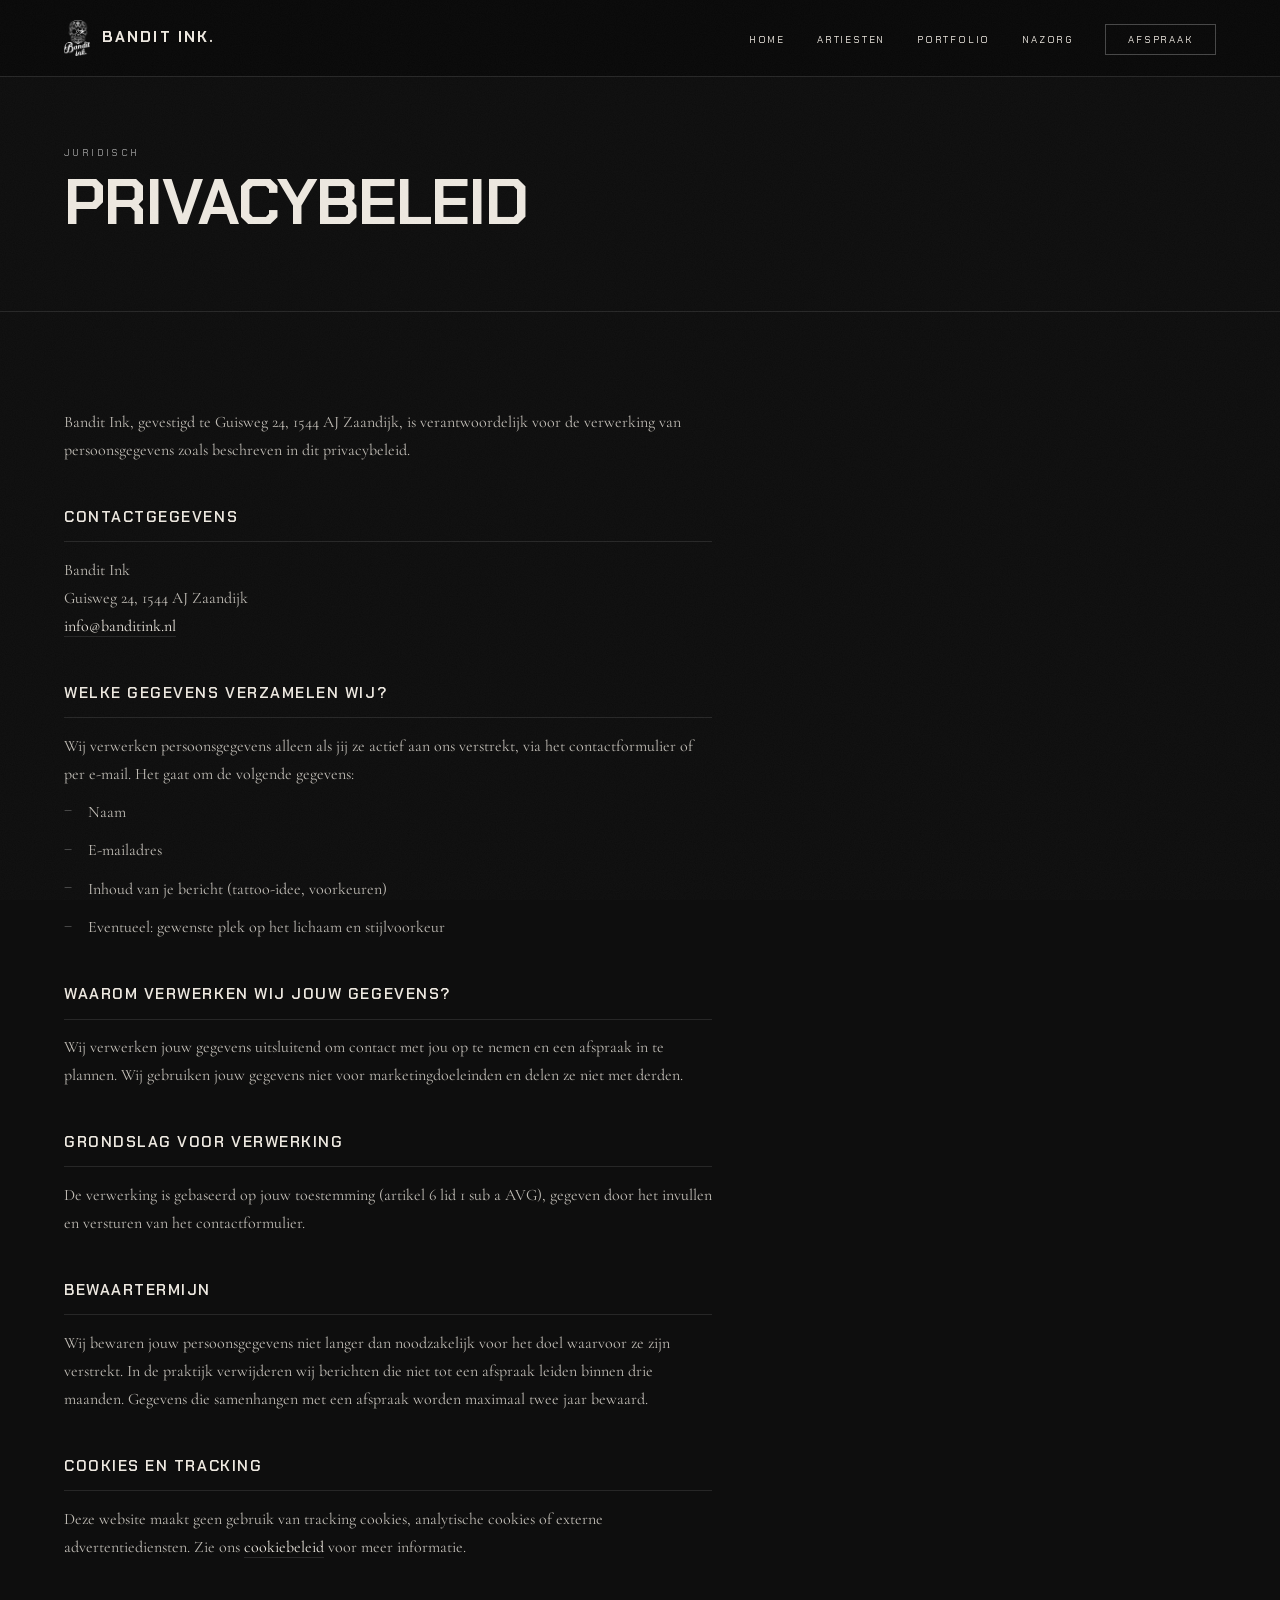
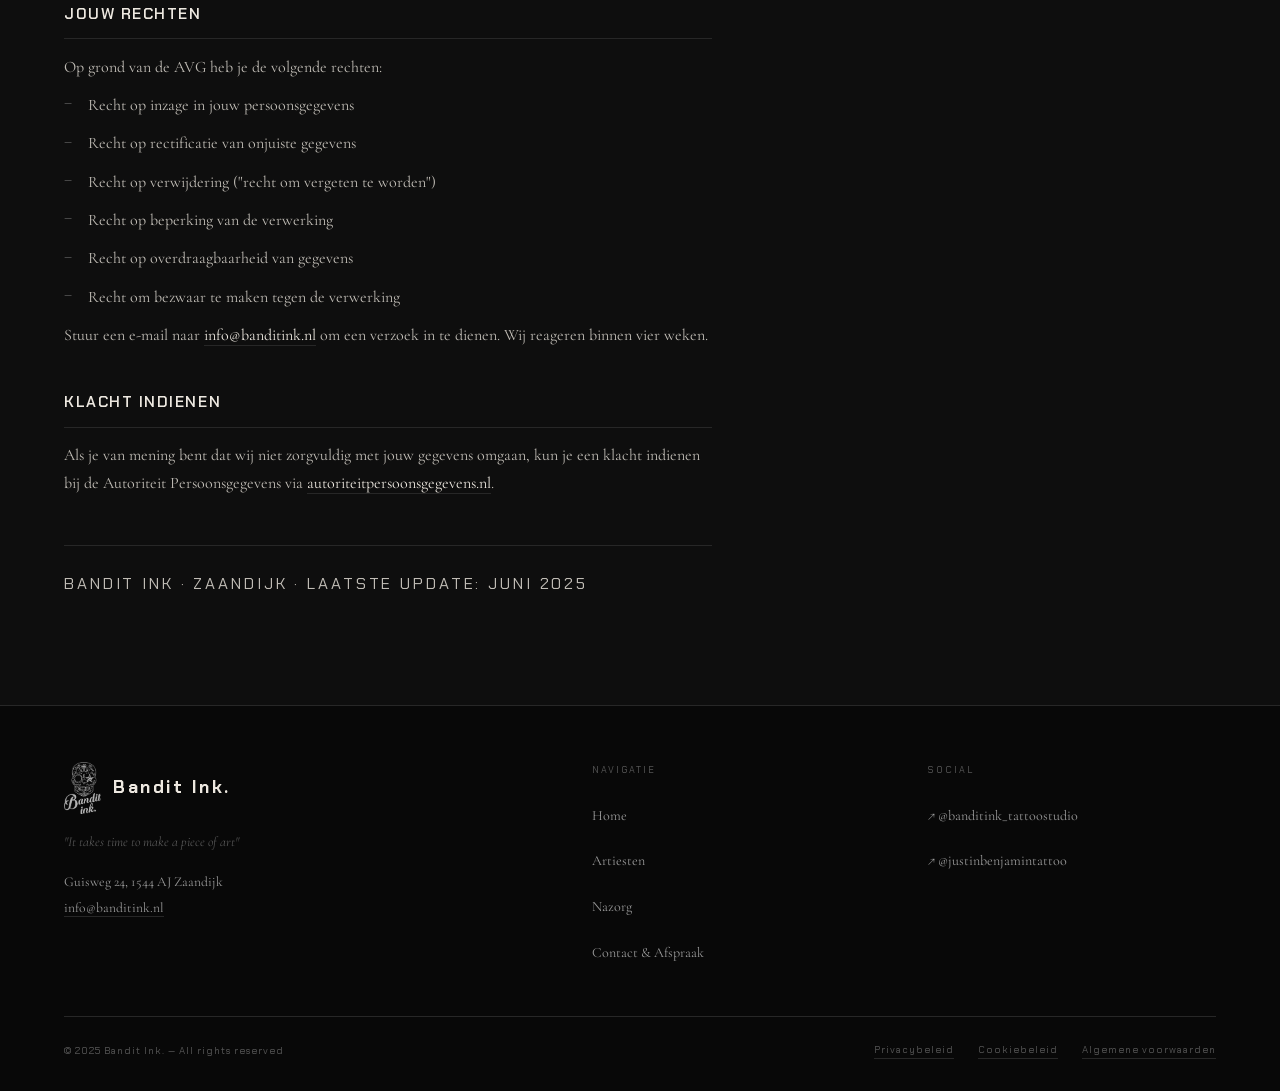
<file: privacybeleid.html>
<!DOCTYPE html>
<html lang="nl">
<head>
  <meta charset="UTF-8">
  <meta name="viewport" content="width=device-width, initial-scale=1.0">
  <title>Privacybeleid — Bandit Ink</title>
  <meta name="description" content="Privacybeleid van Bandit Ink. Hoe wij omgaan met jouw persoonsgegevens conform de AVG.">
  <meta name="robots" content="noindex">
  <link rel="icon" type="image/png" href="images/logo-bandit-ink.png">
  <link rel="preconnect" href="https://fonts.googleapis.com">
  <link rel="preconnect" href="https://fonts.gstatic.com" crossorigin>
  <link href="https://fonts.googleapis.com/css2?family=Chakra+Petch:ital,wght@0,300;0,400;0,600;0,700;1,300&family=Cormorant+Garamond:ital,wght@0,300;0,400;0,500;1,300;1,400;1,500&display=swap" rel="stylesheet">
  <link rel="stylesheet" href="style.css">
  <style>
    .page-top {
      padding-top: calc(4.5rem + clamp(4rem, 8vh, 6rem));
      padding-bottom: clamp(3rem, 6vw, 5rem);
      border-bottom: 1px solid var(--border);
      background: var(--bg);
    }
    .page-top .label { margin-bottom: 0.75rem; }
    .legal-body { background: var(--bg); padding-block: clamp(4rem, 8vw, 6rem); }
    .legal-content { max-width: 72ch; }
    .legal-content h2 {
      font-family: var(--font-d);
      font-size: clamp(0.85rem, 1.2vw, 1rem);
      font-weight: 600;
      letter-spacing: 0.1em;
      text-transform: uppercase;
      color: var(--text);
      margin: 2.5rem 0 0.85rem;
      padding-bottom: 0.65rem;
      border-bottom: 1px solid var(--border);
    }
    .legal-content p,
    .legal-content li {
      font-size: clamp(1rem, 1.1vw, 1.1rem);
      color: rgba(237,232,224,0.8);
      line-height: 1.75;
      margin-bottom: 0.65rem;
    }
    .legal-content ul { padding-left: 0; list-style: none; }
    .legal-content ul li { padding-left: 1.5rem; position: relative; }
    .legal-content ul li::before {
      content: '—';
      position: absolute;
      left: 0;
      font-family: var(--font-d);
      font-size: 0.7rem;
      color: var(--text-dim);
      top: 0.3em;
    }
    .legal-content a {
      color: var(--text);
      border-bottom: 1px solid var(--border);
      transition: border-color 0.2s;
    }
    .legal-content a:hover { border-color: var(--text-muted); }
    .legal-meta {
      margin-top: 3rem;
      padding-top: 1.5rem;
      border-top: 1px solid var(--border);
      font-family: var(--font-d);
      font-size: 0.58rem;
      letter-spacing: 0.18em;
      text-transform: uppercase;
      color: var(--text-dim);
    }
  </style>
</head>
<body>

<!-- ── NAVIGATIE ─────────────────────────────────────────── -->
<nav class="nav solid" id="main-nav" aria-label="Hoofdnavigatie">
  <a href="index.html" class="nav-brand" aria-label="Bandit Ink — homepage">
    <img src="images/logo-bandit-ink.png" alt="" class="nav-logo-img" aria-hidden="true">
    <span class="nav-brand-name">Bandit Ink.</span>
  </a>
  <ul class="nav-links" id="nav-links" role="list">
    <li><a href="index.html">Home</a></li>
    <li><a href="artiesten.html">Artiesten</a></li>
    <li><a href="index.html#werk">Portfolio</a></li>
    <li><a href="nazorg.html">Nazorg</a></li>
    <li><a href="contact.html" class="nav-afspraak">Afspraak</a></li>
  </ul>
  <button class="nav-toggle" id="nav-toggle"
          aria-label="Menu openen" aria-expanded="false" aria-controls="nav-links">
    <span></span><span></span><span></span>
  </button>
</nav>

<!-- ── PAGINA-HEADER ─────────────────────────────────────── -->
<header class="page-top">
  <div class="container">
    <span class="label">Juridisch</span>
    <h1 class="h-lg">Privacybeleid</h1>
  </div>
</header>

<!-- ── INHOUD ────────────────────────────────────────────── -->
<main class="legal-body" aria-label="Privacybeleid">
  <div class="container">
    <div class="legal-content">

      <p>Bandit Ink, gevestigd te Guisweg 24, 1544 AJ Zaandijk, is verantwoordelijk voor de verwerking van persoonsgegevens zoals beschreven in dit privacybeleid.</p>

      <h2>Contactgegevens</h2>
      <p>
        Bandit Ink<br>
        Guisweg 24, 1544 AJ Zaandijk<br>
        <a href="mailto:info@banditink.nl">info@banditink.nl</a>
      </p>

      <h2>Welke gegevens verzamelen wij?</h2>
      <p>Wij verwerken persoonsgegevens alleen als jij ze actief aan ons verstrekt, via het contactformulier of per e-mail. Het gaat om de volgende gegevens:</p>
      <ul>
        <li>Naam</li>
        <li>E-mailadres</li>
        <li>Inhoud van je bericht (tattoo-idee, voorkeuren)</li>
        <li>Eventueel: gewenste plek op het lichaam en stijlvoorkeur</li>
      </ul>

      <h2>Waarom verwerken wij jouw gegevens?</h2>
      <p>Wij verwerken jouw gegevens uitsluitend om contact met jou op te nemen en een afspraak in te plannen. Wij gebruiken jouw gegevens niet voor marketingdoeleinden en delen ze niet met derden.</p>

      <h2>Grondslag voor verwerking</h2>
      <p>De verwerking is gebaseerd op jouw toestemming (artikel 6 lid 1 sub a AVG), gegeven door het invullen en versturen van het contactformulier.</p>

      <h2>Bewaartermijn</h2>
      <p>Wij bewaren jouw persoonsgegevens niet langer dan noodzakelijk voor het doel waarvoor ze zijn verstrekt. In de praktijk verwijderen wij berichten die niet tot een afspraak leiden binnen drie maanden. Gegevens die samenhangen met een afspraak worden maximaal twee jaar bewaard.</p>

      <h2>Cookies en tracking</h2>
      <p>Deze website maakt geen gebruik van tracking cookies, analytische cookies of externe advertentiediensten. Zie ons <a href="cookiebeleid.html">cookiebeleid</a> voor meer informatie.</p>

      <h2>Jouw rechten</h2>
      <p>Op grond van de AVG heb je de volgende rechten:</p>
      <ul>
        <li>Recht op inzage in jouw persoonsgegevens</li>
        <li>Recht op rectificatie van onjuiste gegevens</li>
        <li>Recht op verwijdering ("recht om vergeten te worden")</li>
        <li>Recht op beperking van de verwerking</li>
        <li>Recht op overdraagbaarheid van gegevens</li>
        <li>Recht om bezwaar te maken tegen de verwerking</li>
      </ul>
      <p>Stuur een e-mail naar <a href="mailto:info@banditink.nl">info@banditink.nl</a> om een verzoek in te dienen. Wij reageren binnen vier weken.</p>

      <h2>Klacht indienen</h2>
      <p>Als je van mening bent dat wij niet zorgvuldig met jouw gegevens omgaan, kun je een klacht indienen bij de Autoriteit Persoonsgegevens via <a href="https://www.autoriteitpersoonsgegevens.nl" target="_blank" rel="noopener noreferrer">autoriteitpersoonsgegevens.nl</a>.</p>

      <p class="legal-meta">Bandit Ink · Zaandijk · Laatste update: juni 2025</p>
    </div>
  </div>
</main>

<!-- ── FOOTER ─────────────────────────────────────────────── -->
<footer aria-label="Footer">
  <div class="container">
    <div class="footer-inner">
      <div class="footer-brand">
        <div class="footer-logo-wrap">
          <img src="images/logo-bandit-ink.png" alt="Bandit Ink logo" class="footer-logo-img">
          <span class="footer-brand-name">Bandit Ink.</span>
        </div>
        <p class="footer-tagline">"It takes time to make a piece of art"</p>
        <address class="footer-addr">
          Guisweg 24, 1544 AJ Zaandijk<br>
          <a href="mailto:info@banditink.nl">info@banditink.nl</a>
        </address>
      </div>
      <nav aria-label="Footer navigatie">
        <p class="footer-col-title">Navigatie</p>
        <ul class="footer-links" role="list">
          <li><a href="index.html">Home</a></li>
          <li><a href="artiesten.html">Artiesten</a></li>
          <li><a href="nazorg.html">Nazorg</a></li>
          <li><a href="contact.html">Contact &amp; Afspraak</a></li>
        </ul>
      </nav>
      <div>
        <p class="footer-col-title">Social</p>
        <ul class="footer-links" role="list">
          <li><a href="https://www.instagram.com/banditink_tattoostudio" target="_blank" rel="noopener noreferrer">↗ @banditink_tattoostudio</a></li>
          <li><a href="https://www.instagram.com/justinbenjamintattoo" target="_blank" rel="noopener noreferrer">↗ @justinbenjamintattoo</a></li>
        </ul>
      </div>
    </div>
    <div class="footer-bottom">
      <p class="footer-copy">© 2025 Bandit Ink. — All rights reserved</p>
      <nav aria-label="Juridische links" style="display:flex;gap:1.5rem;flex-wrap:wrap">
        <a href="privacybeleid.html" class="footer-copy" style="color:var(--text-dim);border-bottom:1px solid var(--border);transition:border-color 0.2s">Privacybeleid</a>
        <a href="cookiebeleid.html" class="footer-copy" style="color:var(--text-dim);border-bottom:1px solid var(--border);transition:border-color 0.2s">Cookiebeleid</a>
        <a href="algemene-voorwaarden.html" class="footer-copy" style="color:var(--text-dim);border-bottom:1px solid var(--border);transition:border-color 0.2s">Algemene voorwaarden</a>
      </nav>
    </div>
  </div>
</footer>

<script>
  const toggle  = document.getElementById('nav-toggle');
  const navList = document.getElementById('nav-links');
  toggle.addEventListener('click', () => {
    const open = navList.classList.toggle('open');
    toggle.setAttribute('aria-expanded', open);
    toggle.setAttribute('aria-label', open ? 'Menu sluiten' : 'Menu openen');
  });
  navList.querySelectorAll('a').forEach(a =>
    a.addEventListener('click', () => {
      navList.classList.remove('open');
      toggle.setAttribute('aria-expanded', 'false');
      toggle.setAttribute('aria-label', 'Menu openen');
    })
  );
</script>
</body>
</html>
</file>
<file: style.css>
/* ═══════════════════════════════════════════════════════════
   BANDIT INK — Gedeelde stylesheet
   Chakra Petch (headings) + Cormorant Garamond (body)
   Palette: #0E0E0E bg · #EDE8E0 text · #7B2D26 accent
═══════════════════════════════════════════════════════════ */

/* ─── TOKENS ──────────────────────────────────────────────── */
:root {
  --bg:          #0E0E0E;
  --surface:     #141414;
  --surface-2:   #1C1C1C;
  --border:      #272727;
  --border-2:    #363636;
  --text:        #EDE8E0;
  --text-muted:  #999;
  --text-dim:    #555;
  --accent:      #7B2D26;
  --accent-h:    #973528;
  --font-d:      'Chakra Petch', monospace;
  --font-b:      'Cormorant Garamond', Georgia, serif;
  --max-w:       1280px;
  --px:          clamp(1.5rem, 5vw, 5rem);
}

/* ─── RESET ───────────────────────────────────────────────── */
*, *::before, *::after { margin: 0; padding: 0; box-sizing: border-box; }
html { scroll-behavior: smooth; -webkit-text-size-adjust: 100%; overflow-x: hidden; }
body {
  background: var(--bg);
  color: var(--text);
  font-family: var(--font-b);
  font-size: clamp(1.05rem, 1vw + 0.7rem, 1.2rem);
  line-height: 1.75;
  overflow-x: clip;
}
img  { display: block; max-width: 100%; height: auto; }
a    { color: inherit; text-decoration: none; }
button { cursor: pointer; border: none; background: none; font: inherit; color: inherit; }
ul, ol { list-style: none; }
p + p  { margin-top: 0.9em; }
address { font-style: normal; }

/* ─── GRAIN OVERLAY ───────────────────────────────────────── */
body::after {
  content: '';
  position: fixed;
  inset: 0;
  pointer-events: none;
  z-index: 9000;
  opacity: 0.45;
  background-image: url("data:image/svg+xml,%3Csvg xmlns='http://www.w3.org/2000/svg' width='256' height='256'%3E%3Cfilter id='g'%3E%3CfeTurbulence type='fractalNoise' baseFrequency='0.9' numOctaves='4' stitchTiles='stitch'/%3E%3CfeColorMatrix type='saturate' values='0'/%3E%3C/filter%3E%3Crect width='256' height='256' filter='url(%23g)' opacity='0.07'/%3E%3C/svg%3E");
}

/* ─── LAYOUT ──────────────────────────────────────────────── */
.container {
  width: 100%;
  max-width: var(--max-w);
  margin-inline: auto;
  padding-inline: var(--px);
}

/* ─── TYPOGRAFIE-HELPERS ──────────────────────────────────── */
.label {
  display: block;
  font-family: var(--font-d);
  font-size: 0.62rem;
  font-weight: 400;
  letter-spacing: 0.24em;
  text-transform: uppercase;
  color: var(--text-muted);
}

.h-xl {
  font-family: var(--font-d);
  font-size: clamp(3rem, 8vw, 8rem);
  font-weight: 700;
  line-height: 0.9;
  letter-spacing: -0.02em;
  text-transform: uppercase;
}
.h-lg {
  font-family: var(--font-d);
  font-size: clamp(2.25rem, 5vw, 5rem);
  font-weight: 700;
  line-height: 0.95;
  letter-spacing: -0.015em;
  text-transform: uppercase;
}
.h-md {
  font-family: var(--font-d);
  font-size: clamp(1.4rem, 2.5vw, 2.4rem);
  font-weight: 600;
  line-height: 1.05;
  text-transform: uppercase;
}
.h-sm {
  font-family: var(--font-d);
  font-size: clamp(0.9rem, 1.2vw, 1.1rem);
  font-weight: 600;
  letter-spacing: 0.08em;
  text-transform: uppercase;
}

/* ─── KNOPPEN ─────────────────────────────────────────────── */
.btn {
  display: inline-block;
  font-family: var(--font-d);
  font-size: 0.65rem;
  font-weight: 600;
  letter-spacing: 0.2em;
  text-transform: uppercase;
  padding: 1rem 2.5rem;
  transition: background 0.22s, color 0.22s, border-color 0.22s, transform 0.18s;
}
.btn-primary { background: var(--accent); color: var(--text); }
.btn-primary:hover { background: var(--accent-h); transform: translateY(-2px); }
.btn-outline { border: 1px solid var(--border-2); color: var(--text-muted); }
.btn-outline:hover { border-color: var(--text-muted); color: var(--text); }
.btn:focus-visible { outline: 2px solid var(--text); outline-offset: 3px; }

/* ─── NAVIGATIE ───────────────────────────────────────────── */
.nav {
  position: fixed;
  top: 0; left: 0; right: 0;
  z-index: 500;
  display: flex;
  align-items: center;
  justify-content: space-between;
  padding: 1.25rem var(--px);
  /* Altijd licht donker — leesbaarheid boven elke foto */
  background: rgba(10, 10, 10, 0.82);
  backdrop-filter: blur(12px);
  -webkit-backdrop-filter: blur(12px);
  border-bottom: 1px solid rgba(255,255,255,0.06);
  transition: background 0.3s, border-color 0.3s;
}
.nav.solid {
  background: rgba(10, 10, 10, 0.97);
  border-color: var(--border);
}

/* Logo-merk: afbeelding + tekst gecombineerd */
.nav-brand {
  display: flex;
  align-items: center;
  gap: 0.75rem;
  flex-shrink: 0;
}
.nav-logo-img {
  height: 36px;
  width: auto;
  display: block;
  /* Wit logo op transparant — filter voor leesbaarheid */
  filter: brightness(0) invert(1);
}
.nav-brand-name {
  font-family: var(--font-d);
  font-size: 0.95rem;
  font-weight: 700;
  letter-spacing: 0.14em;
  text-transform: uppercase;
  color: var(--text);
  line-height: 1;
}

/* Navigatielinks */
.nav-links {
  display: flex;
  align-items: center;
  gap: 2rem;
}
.nav-links a {
  font-family: var(--font-d);
  font-size: 0.62rem;
  font-weight: 400;
  letter-spacing: 0.18em;
  text-transform: uppercase;
  color: var(--text);          /* Volledig wit — altijd leesbaar */
  transition: opacity 0.2s;
}
.nav-links a:hover { opacity: 0.65; }
.nav-links a[aria-current="page"] {
  opacity: 0.5;
  cursor: default;
  pointer-events: none;
}
.nav-links a:focus-visible { outline: 1px solid var(--text); outline-offset: 4px; }

/* Afspraak-knop in nav */
.nav-afspraak {
  padding: 0.5rem 1.4rem;
  border: 1px solid rgba(255,255,255,0.25);
  color: var(--text) !important;
  opacity: 1 !important;
  transition: border-color 0.2s, background 0.2s !important;
}
.nav-afspraak:hover {
  border-color: rgba(255,255,255,0.55) !important;
  background: rgba(255,255,255,0.06) !important;
  opacity: 1 !important;
}

/* Hamburger (mobiel) */
.nav-toggle {
  display: none;
  flex-direction: column;
  gap: 5px;
  width: 24px;
  padding: 4px 0;
}
.nav-toggle span {
  display: block;
  height: 1px;
  background: var(--text);
  transition: all 0.3s ease;
  transform-origin: center;
}
.nav-toggle[aria-expanded="true"] span:nth-child(1) { transform: translateY(6px) rotate(45deg); }
.nav-toggle[aria-expanded="true"] span:nth-child(2) { opacity: 0; }
.nav-toggle[aria-expanded="true"] span:nth-child(3) { transform: translateY(-6px) rotate(-45deg); }

@media (max-width: 820px) {
  .nav-links { display: none; }
  .nav-links.open {
    display: flex;
    flex-direction: column;
    position: absolute;
    top: 100%;
    left: 0; right: 0;
    background: rgba(10,10,10,0.98);
    padding: 2rem var(--px) 2.5rem;
    gap: 1.75rem;
    border-bottom: 1px solid var(--border);
  }
  .nav-toggle { display: flex; }
}

/* ─── PAGINA-HEADER (binnenste pagina's) ──────────────────── */
.page-header {
  padding-top: calc(4.5rem + clamp(4rem, 8vh, 6rem));
  padding-bottom: clamp(3rem, 6vw, 5rem);
  border-bottom: 1px solid var(--border);
}
.page-header .label { margin-bottom: 0.75rem; }

/* ─── SECTIES ─────────────────────────────────────────────── */
section {
  padding-block: clamp(5rem, 10vw, 8rem);
}
.section-header {
  margin-bottom: clamp(2.5rem, 5vw, 4.5rem);
}
.section-header .label { margin-bottom: 0.75rem; }

/* ─── SCROLL REVEAL ───────────────────────────────────────── */
.reveal {
  opacity: 0;
  transform: translateY(22px);
  transition: opacity 0.72s ease, transform 0.72s ease;
}
.reveal.in { opacity: 1; transform: none; }
.d1 { transition-delay: 0.08s; }
.d2 { transition-delay: 0.16s; }
.d3 { transition-delay: 0.24s; }
.d4 { transition-delay: 0.32s; }

/* ─── STATS BAR ───────────────────────────────────────────── */
.stats-bar {
  background: var(--surface);
  border-top: 1px solid var(--border);
  border-bottom: 1px solid var(--border);
  display: flex;
  align-items: stretch;
  overflow-x: auto;
  -webkit-overflow-scrolling: touch;
  scrollbar-width: none;
}
.stats-bar::-webkit-scrollbar { display: none; }
.stat-item {
  display: flex;
  flex-direction: column;
  justify-content: center;
  gap: 0.25rem;
  padding: 1.5rem clamp(1.5rem, 3.5vw, 3.5rem);
  flex-shrink: 0;
  border-right: 1px solid var(--border);
}
.stat-item:last-child { border-right: none; }
.stat-num {
  font-family: var(--font-d);
  font-size: clamp(1.3rem, 2.2vw, 1.85rem);
  font-weight: 700;
  line-height: 1;
  white-space: nowrap;
}
.stat-lbl {
  font-size: 0.78rem;
  font-style: italic;
  color: var(--text-muted);
  white-space: nowrap;
}

/* ─── ARTIESTENKAART ──────────────────────────────────────── */
.artist-card {
  display: grid;
  grid-template-columns: 1fr 1fr;
  align-items: start;
  border-top: 1px solid var(--border);
  padding-block: clamp(3rem, 6vw, 5rem);
}
.artist-card:last-child { border-bottom: 1px solid var(--border); }

/* Gespiegelde variant */
.artist-card.flip .artist-img-wrap { order: 2; }
.artist-card.flip .artist-info     { order: 1; }

.artist-img-wrap { overflow: hidden; }
.artist-img {
  width: 100%;
  aspect-ratio: 3 / 4;
  object-fit: cover;
  object-position: top center;
  display: block;
  transition: transform 0.65s cubic-bezier(0.22, 1, 0.36, 1);
}
.artist-card:hover .artist-img { transform: scale(1.035); }

/* Memoriam-variant: foto in grijswaarden */
.artist-img.memorial {
  filter: grayscale(1);
  opacity: 0.75;
}

.artist-info {
  padding: clamp(2rem, 5vw, 4.5rem);
  display: flex;
  flex-direction: column;
  justify-content: center;
}
.artist-stijl {
  font-family: var(--font-d);
  font-size: 0.6rem;
  letter-spacing: 0.22em;
  text-transform: uppercase;
  color: var(--text-muted);
  margin-bottom: 1.25rem;
}
.artist-naam {
  font-family: var(--font-d);
  font-size: clamp(2rem, 4.5vw, 4rem);
  font-weight: 700;
  text-transform: uppercase;
  line-height: 0.95;
  margin-bottom: 1.75rem;
}
.artist-naam.dim { color: var(--text-muted); }

.artist-bio {
  font-size: clamp(1rem, 1.1vw, 1.1rem);
  color: rgba(237,232,224,0.72);
  max-width: 38ch;
  margin-bottom: 2.25rem;
}
.artist-ig {
  display: inline-flex;
  align-items: center;
  gap: 0.4rem;
  font-family: var(--font-d);
  font-size: 0.62rem;
  letter-spacing: 0.16em;
  text-transform: uppercase;
  color: var(--text-muted);
  border-bottom: 1px solid var(--border);
  padding-bottom: 0.3rem;
  transition: color 0.2s, border-color 0.2s;
}
.artist-ig:hover { color: var(--text); border-color: var(--text-muted); }
.artist-ig:focus-visible { outline: 1px solid var(--text); }

/* In memoriam-markering */
.artist-memoriam-badge {
  display: inline-block;
  font-family: var(--font-d);
  font-size: 0.55rem;
  letter-spacing: 0.2em;
  text-transform: uppercase;
  color: var(--text-dim);
  border: 1px solid var(--border);
  padding: 0.3rem 0.75rem;
  margin-bottom: 1.25rem;
}

@media (max-width: 780px) {
  .artist-card {
    grid-template-columns: 1fr;
  }
  .artist-card.flip .artist-img-wrap,
  .artist-card.flip .artist-info { order: unset; }
  .artist-info { padding: 1.5rem 0; }
  .artist-img { aspect-ratio: 4 / 3; }
}

/* ─── FOOTER ──────────────────────────────────────────────── */
footer {
  background: #080808;
  border-top: 1px solid var(--border);
  padding-block: 3.5rem 2rem;
}
.footer-inner {
  display: grid;
  grid-template-columns: 2fr 1.2fr 1.2fr;
  gap: 3rem;
  margin-bottom: 3rem;
}
.footer-brand { display: flex; flex-direction: column; gap: 1rem; }
.footer-logo-wrap {
  display: flex;
  align-items: center;
  gap: 0.75rem;
}
.footer-logo-img {
  height: 52px;
  width: auto;
  filter: brightness(0) invert(1);
  opacity: 0.7;
}
.footer-brand-name {
  font-family: var(--font-d);
  font-size: 1.1rem;
  font-weight: 700;
  letter-spacing: 0.14em;
}
.footer-tagline {
  font-size: 0.85rem;
  font-style: italic;
  color: var(--text-dim);
}
.footer-addr {
  font-size: 0.85rem;
  color: var(--text-muted);
  line-height: 1.9;
}
.footer-addr a {
  border-bottom: 1px solid var(--border);
  transition: border-color 0.2s;
}
.footer-addr a:hover { border-color: var(--text-muted); }

.footer-col-title {
  font-family: var(--font-d);
  font-size: 0.58rem;
  letter-spacing: 0.22em;
  text-transform: uppercase;
  color: var(--text-dim);
  margin-bottom: 1.25rem;
}
.footer-links { display: flex; flex-direction: column; gap: 0.75rem; }
.footer-links a {
  font-size: 0.88rem;
  color: var(--text-muted);
  transition: color 0.2s;
}
.footer-links a:hover { color: var(--text); }
.footer-links a:focus-visible { outline: 1px solid var(--text); outline-offset: 3px; }

.footer-bottom {
  border-top: 1px solid var(--border);
  padding-top: 1.5rem;
  display: flex;
  justify-content: space-between;
  align-items: center;
  flex-wrap: wrap;
  gap: 1rem;
}
.footer-copy {
  font-family: var(--font-d);
  font-size: 0.62rem;
  letter-spacing: 0.1em;
  color: var(--text-dim);
}

@media (max-width: 820px) {
  .footer-inner { grid-template-columns: 1fr; gap: 2.5rem; }
  .footer-bottom { flex-direction: column; text-align: center; }
}

/* ─── FOCUS ───────────────────────────────────────────────── */
:focus-visible { outline: 2px solid var(--text); outline-offset: 3px; }
:focus:not(:focus-visible) { outline: none; }

/* ─── NAV JS-SCRIPT ───────────────────────────────────────── */
/* Nav scroll — via JS class .solid */
</file>
